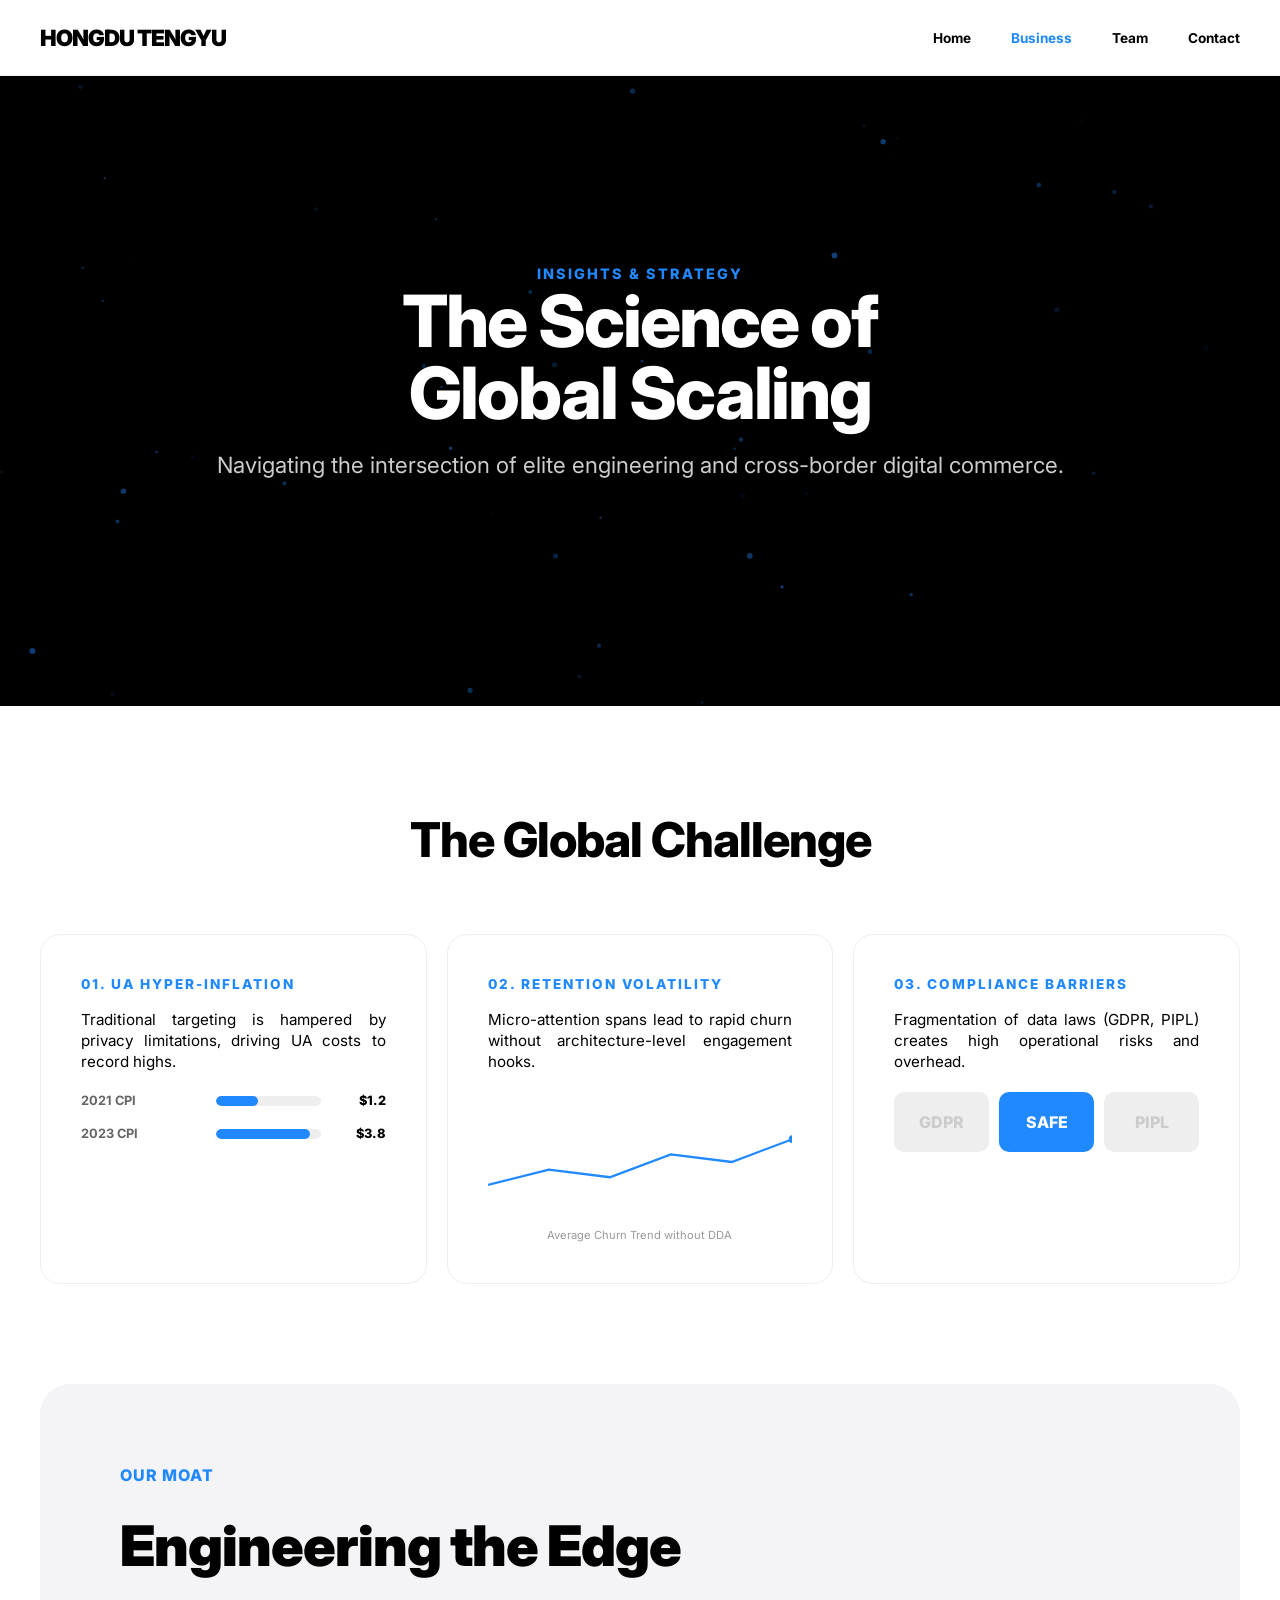
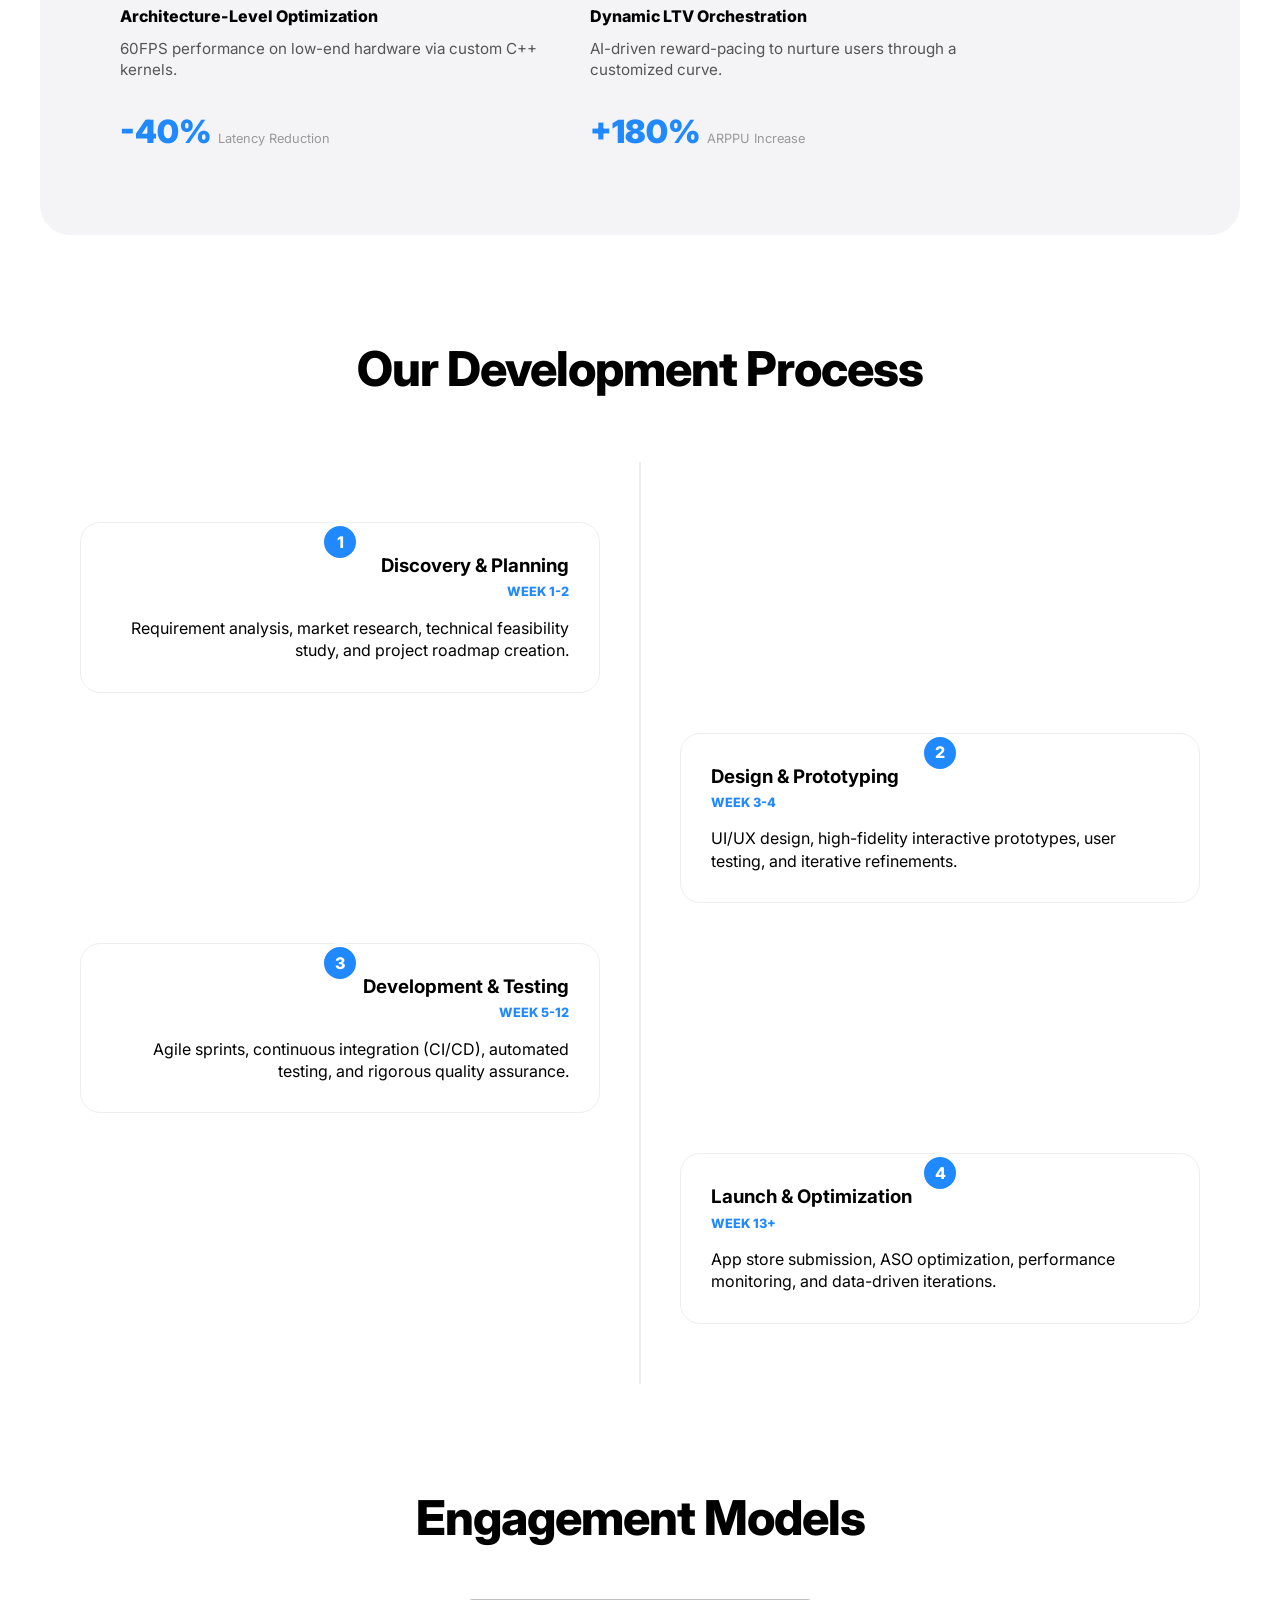
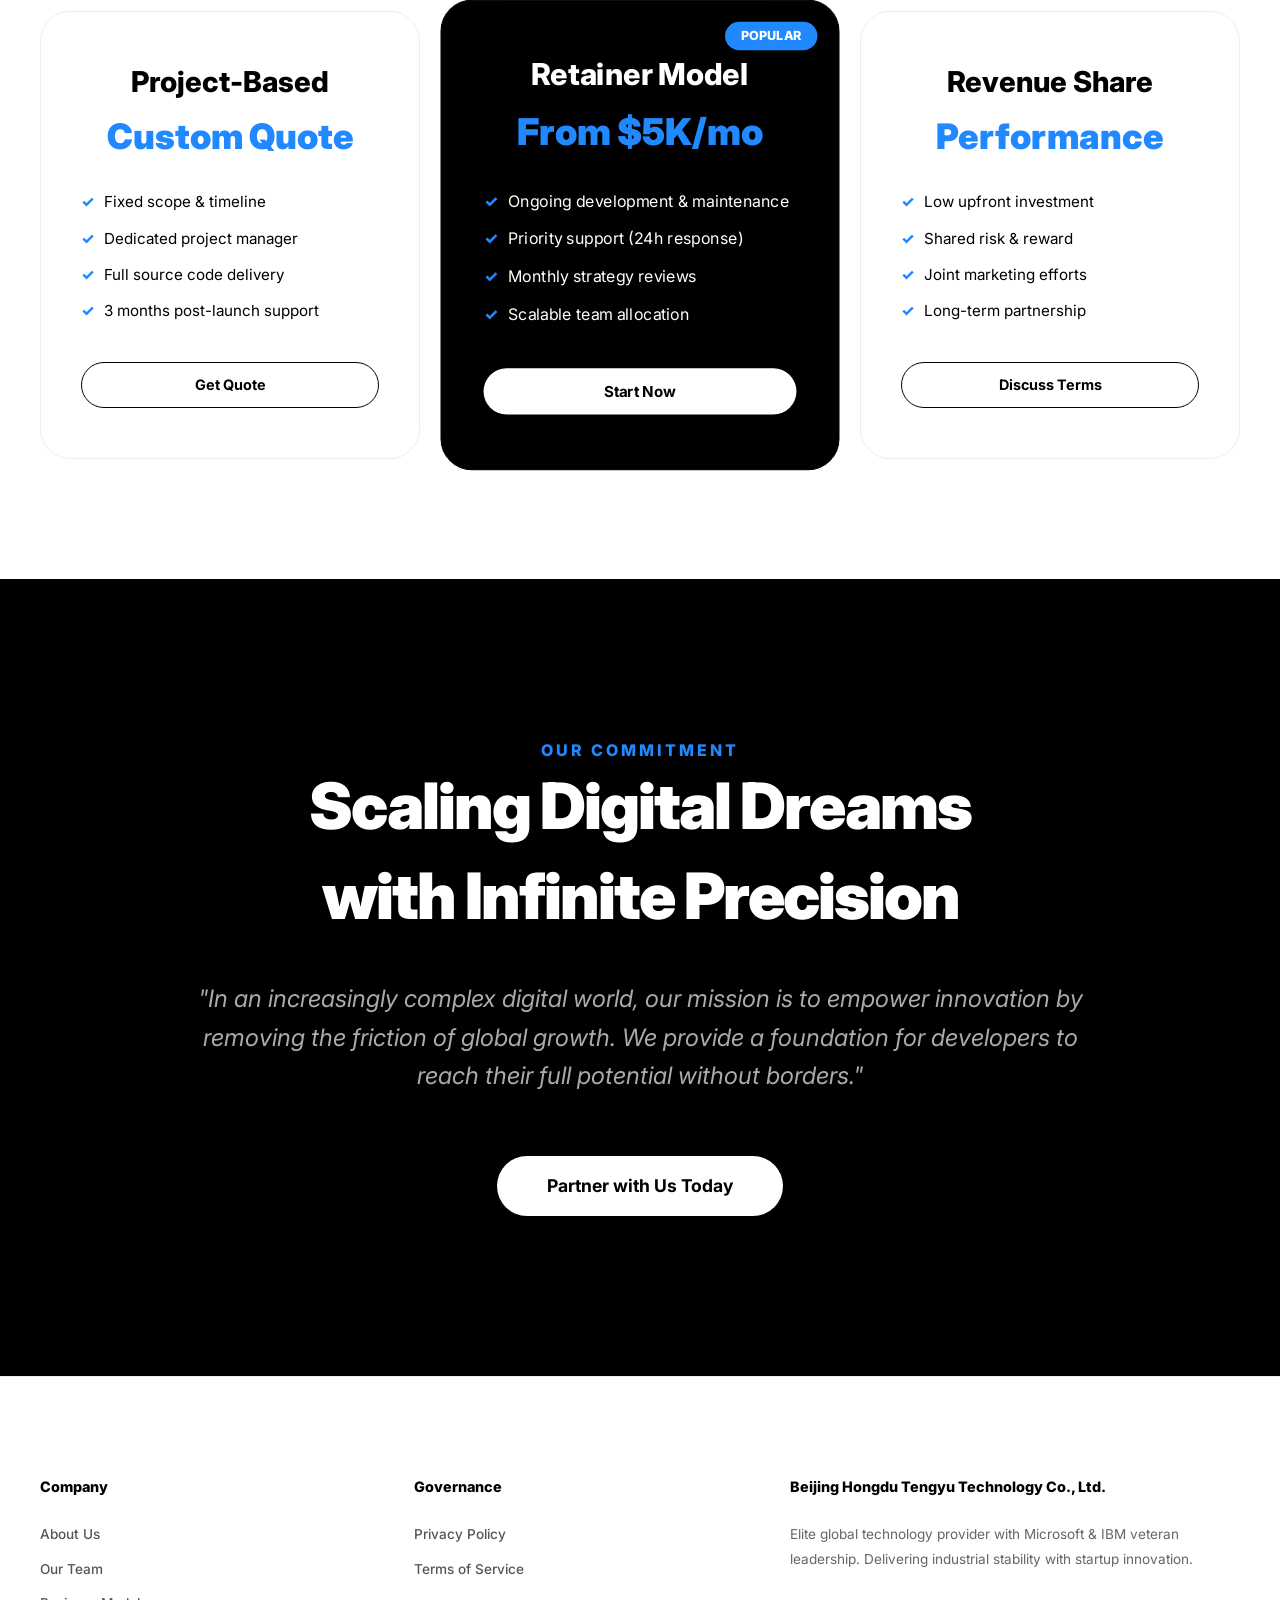
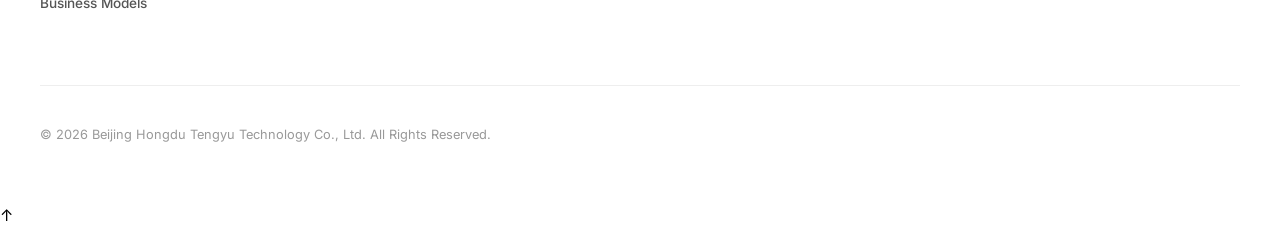
<file: business.html>
<!DOCTYPE html>
<html lang="en">
<head>
    <meta charset="UTF-8">
    <meta name="viewport" content="width=device-width, initial-scale=1.0">
    <title>Business | Hongdu Tengyu - Global Strategy & Methodology</title>
    <meta name="description" content="Deep dive into our R&D philosophy, monetization matrix, and industry insights at Beijing Hongdu Tengyu Technology Co., Ltd.">
    <link rel="stylesheet" href="css/style.css">
    <link rel="preconnect" href="https://fonts.googleapis.com">
    <link rel="preconnect" href="https://fonts.gstatic.com" crossorigin>
    <link href="https://fonts.googleapis.com/css2?family=Inter:wght@400;600;800;900&display=swap" rel="stylesheet">
    <style>
        .vision-section { background: var(--samsung-black); color: white; padding: 160px 20px; text-align: center; }
        .vision-content { max-width: 900px; margin: 0 auto; }
        .vision-content h2 { font-size: 4rem; font-weight: 900; margin-bottom: 40px; letter-spacing: -2px; }
        .vision-content p { font-size: 1.5rem; color: #aaa; line-height: 1.6; font-style: italic; }
        .challenge-card { border: 1px solid #eee; padding: 40px; border-radius: 20px; background: white; }
        .challenge-card h4 { color: var(--samsung-blue); text-transform: uppercase; font-size: 0.85rem; letter-spacing: 2px; margin-bottom: 15px; font-weight: 800; }

        /* Chart Styling for Business Page */
        .analytics-block { margin-top: 40px; padding: 30px; background: #fafafa; border-radius: 20px; }
        .stat-bar-group { display: flex; flex-direction: column; gap: 15px; margin-top: 20px; }
        .stat-bar-container { display: flex; align-items: center; gap: 15px; }
        .stat-bar-label { width: 120px; font-size: 0.8rem; font-weight: 700; color: #666; }
        .stat-bar-bg { flex: 1; height: 10px; background: #eee; border-radius: 5px; overflow: hidden; }
        .stat-bar-fill { height: 100%; background: var(--samsung-blue); border-radius: 5px; transition: width 1.5s cubic-bezier(0.25, 1, 0.5, 1); }
        .stat-bar-val { width: 50px; font-size: 0.8rem; font-weight: 800; color: var(--samsung-black); text-align: right; }

        .line-chart-svg { width: 100%; height: 100px; margin-top: 20px; }
        .dot { fill: var(--samsung-blue); }
        .line { stroke: var(--samsung-blue); stroke-width: 3; fill: none; stroke-dasharray: 500; stroke-dashoffset: 500; transition: stroke-dashoffset 2s ease-in-out; }
        .reveal.active .line { stroke-dashoffset: 0; }

        /* Timeline & Pricing Styling */
        .timeline { position: relative; max-width: 1200px; margin: 50px auto; padding: 40px 0; }
        .timeline::before { content: ''; position: absolute; top: 0; left: 50%; width: 2px; height: 100%; background: #eee; transform: translateX(-50%); }
        .timeline-item { position: relative; width: 50%; padding: 20px 40px; box-sizing: border-box; }
        .timeline-item:nth-child(odd) { left: 0; text-align: right; }
        .timeline-item:nth-child(even) { left: 50%; text-align: left; }
        .timeline-marker { position: absolute; top: 20px; left: 50%; width: 40px; height: 40px; background: var(--samsung-blue); color: white; border-radius: 50%; display: flex; align-items: center; justify-content: center; font-weight: 800; transform: translateX(-50%); z-index: 10; border: 4px solid white; }
        .timeline-content { background: white; padding: 30px; border-radius: 20px; border: 1px solid #eee; transition: var(--transition-samsung); }
        .timeline-item:hover .timeline-content { transform: scale(1.02); border-color: var(--samsung-blue); }

        .pricing-grid { display: grid; grid-template-columns: repeat(3, 1fr); gap: 30px; margin-top: 50px; }
        .pricing-card { background: white; padding: 50px 40px; border-radius: 30px; border: 1px solid #eee; text-align: center; position: relative; transition: var(--transition-samsung); }
        .pricing-card.featured { background: var(--samsung-black); color: white; border-color: var(--samsung-black); transform: scale(1.05); z-index: 2; }
        .pricing-card h3 { font-size: 1.8rem; font-weight: 800; margin-bottom: 10px; }
        .price { font-size: 2.2rem; font-weight: 900; color: var(--samsung-blue); margin-bottom: 30px; }
        .pricing-card.featured .price { color: var(--samsung-blue); }
        .pricing-card ul { list-style: none; padding: 0; margin-bottom: 40px; text-align: left; }
        .pricing-card li { margin-bottom: 15px; font-size: 0.95rem; display: flex; align-items: center; gap: 10px; }
        .pricing-card li::before { content: '✓'; color: var(--samsung-blue); font-weight: 800; }
        .badge { position: absolute; top: 20px; right: 20px; background: var(--samsung-blue); color: white; padding: 5px 15px; border-radius: 20px; font-size: 0.75rem; font-weight: 800; text-transform: uppercase; }

        @media (max-width: 992px) {
            .pricing-grid { grid-template-columns: 1fr; }
            .pricing-card.featured { transform: scale(1); }
            .timeline::before { left: 40px; }
            .timeline-item { width: 100%; left: 0 !important; text-align: left !important; padding-left: 80px; }
            .timeline-marker { left: 40px; }
        }
    </style>
</head>
<body>
    <header>
        <nav>
            <div class="logo">
                <a href="index.html">Hongdu Tengyu</a>
            </div>
            <ul class="nav-links">
                <li><a href="index.html">Home</a></li>
                <li><a href="business.html" class="active">Business</a></li>
                <li><a href="team.html">Team</a></li>
                <li><a href="contact.html">Contact</a></li>
            </ul>
        </nav>
    </header>

    <main>
        <!-- Hero Section -->
        <section class="hero" style="height: 70vh;">
            <div class="hero-content">
                <span class="reveal" style="font-size: 0.9rem; font-weight: 800; color: var(--samsung-blue); letter-spacing: 2px; text-transform: uppercase;">Insights & Strategy</span>
                <h1 class="reveal">The Science of <br>Global Scaling</h1>
                <p class="reveal">Navigating the intersection of elite engineering and cross-border digital commerce.</p>
            </div>
        </section>

        <!-- The Challenge Section -->
        <section class="product-section">
            <h2 class="section-title">The Global Challenge</h2>
            <div class="samsung-grid" style="grid-template-columns: repeat(3, 1fr);">
                <div class="challenge-card reveal">
                    <h4>01. UA Hyper-Inflation</h4>
                    <p style="text-align: justify; font-size: 0.95rem; margin-bottom: 20px;">Traditional targeting is hampered by privacy limitations, driving UA costs to record highs.</p>
                    <div class="stat-bar-group">
                        <div class="stat-bar-container">
                            <span class="stat-bar-label">2021 CPI</span>
                            <div class="stat-bar-bg"><div class="stat-bar-fill" style="width: 40%;"></div></div>
                            <span class="stat-bar-val">$1.2</span>
                        </div>
                        <div class="stat-bar-container">
                            <span class="stat-bar-label">2023 CPI</span>
                            <div class="stat-bar-bg"><div class="stat-bar-fill" style="width: 90%;"></div></div>
                            <span class="stat-bar-val">$3.8</span>
                        </div>
                    </div>
                </div>
                <div class="challenge-card reveal">
                    <h4>02. Retention Volatility</h4>
                    <p style="text-align: justify; font-size: 0.95rem; margin-bottom: 20px;">Micro-attention spans lead to rapid churn without architecture-level engagement hooks.</p>
                    <svg class="line-chart-svg" viewBox="0 0 400 100">
                        <path class="line" d="M0,80 L80,60 L160,70 L240,40 L320,50 L400,20" />
                        <circle class="dot" cx="400" cy="20" r="5" />
                    </svg>
                    <p style="font-size: 0.7rem; color: #999; margin-top: 10px; text-align: center;">Average Churn Trend without DDA</p>
                </div>
                <div class="challenge-card reveal">
                    <h4>03. Compliance Barriers</h4>
                    <p style="text-align: justify; font-size: 0.95rem; margin-bottom: 20px;">Fragmentation of data laws (GDPR, PIPL) creates high operational risks and overhead.</p>
                    <div style="display: flex; gap: 10px; margin-top: 15px;">
                        <div style="flex: 1; height: 60px; background: #eee; border-radius: 10px; display: flex; align-items: center; justify-content: center; font-weight: 800; color: #ccc;">GDPR</div>
                        <div style="flex: 1; height: 60px; background: var(--samsung-blue); border-radius: 10px; display: flex; align-items: center; justify-content: center; font-weight: 800; color: white;">SAFE</div>
                        <div style="flex: 1; height: 60px; background: #eee; border-radius: 10px; display: flex; align-items: center; justify-content: center; font-weight: 800; color: #ccc;">PIPL</div>
                    </div>
                </div>
            </div>
        </section>

        <!-- Our Edge Section -->
        <section class="product-section" style="margin-top: 100px;">
            <div class="samsung-block reveal" style="background: var(--samsung-gray-bg); padding: 80px;">
                <div style="max-width: 900px;">
                    <span style="color: var(--samsung-blue); font-weight: 800; letter-spacing: 1px;">OUR MOAT</span>
                    <h2 style="font-size: 3.5rem; font-weight: 900; margin: 20px 0; letter-spacing: -1px;">Engineering the Edge</h2>

                    <div class="samsung-grid" style="grid-template-columns: repeat(2, 1fr); gap: 40px; text-align: left;">
                        <div>
                            <h4 style="font-weight: 800; margin-bottom: 10px;">Architecture-Level Optimization</h4>
                            <p style="font-size: 0.95rem; color: #555;">60FPS performance on low-end hardware via custom C++ kernels.</p>
                            <div style="margin-top: 15px; font-size: 2rem; font-weight: 900; color: var(--samsung-blue);">-40% <span style="font-size: 0.8rem; color: #999; font-weight: 400;">Latency Reduction</span></div>
                        </div>
                        <div>
                            <h4 style="font-weight: 800; margin-bottom: 10px;">Dynamic LTV Orchestration</h4>
                            <p style="font-size: 0.95rem; color: #555;">AI-driven reward-pacing to nurture users through a customized curve.</p>
                            <div style="margin-top: 15px; font-size: 2rem; font-weight: 900; color: var(--samsung-blue);">+180% <span style="font-size: 0.8rem; color: #999; font-weight: 400;">ARPPU Increase</span></div>
                        </div>
                    </div>
                </div>
            </div>
        </section>

        <!-- Development Process Timeline -->
        <section class="product-section">
            <h2 class="section-title" id="process">Our Development Process</h2>
            <div class="timeline">
                <div class="timeline-item reveal">
                    <div class="timeline-marker">1</div>
                    <div class="timeline-content">
                        <h3>Discovery & Planning</h3>
                        <span style="font-size: 0.8rem; font-weight: 800; color: var(--samsung-blue);">WEEK 1-2</span>
                        <p style="margin-top: 15px;">Requirement analysis, market research, technical feasibility study, and project roadmap creation.</p>
                    </div>
                </div>
                <div class="timeline-item reveal">
                    <div class="timeline-marker">2</div>
                    <div class="timeline-content">
                        <h3>Design & Prototyping</h3>
                        <span style="font-size: 0.8rem; font-weight: 800; color: var(--samsung-blue);">WEEK 3-4</span>
                        <p style="margin-top: 15px;">UI/UX design, high-fidelity interactive prototypes, user testing, and iterative refinements.</p>
                    </div>
                </div>
                <div class="timeline-item reveal">
                    <div class="timeline-marker">3</div>
                    <div class="timeline-content">
                        <h3>Development & Testing</h3>
                        <span style="font-size: 0.8rem; font-weight: 800; color: var(--samsung-blue);">WEEK 5-12</span>
                        <p style="margin-top: 15px;">Agile sprints, continuous integration (CI/CD), automated testing, and rigorous quality assurance.</p>
                    </div>
                </div>
                <div class="timeline-item reveal">
                    <div class="timeline-marker">4</div>
                    <div class="timeline-content">
                        <h3>Launch & Optimization</h3>
                        <span style="font-size: 0.8rem; font-weight: 800; color: var(--samsung-blue);">WEEK 13+</span>
                        <p style="margin-top: 15px;">App store submission, ASO optimization, performance monitoring, and data-driven iterations.</p>
                    </div>
                </div>
            </div>
        </section>

        <!-- Pricing / Engagement Models -->
        <section class="product-section" style="padding-bottom: 120px;">
            <h2 class="section-title" id="pricing">Engagement Models</h2>
            <div class="pricing-grid">
                <div class="pricing-card reveal">
                    <h3>Project-Based</h3>
                    <p class="price">Custom Quote</p>
                    <ul>
                        <li>Fixed scope & timeline</li>
                        <li>Dedicated project manager</li>
                        <li>Full source code delivery</li>
                        <li>3 months post-launch support</li>
                    </ul>
                    <a href="contact.html" class="btn btn-outline" style="border-color: black; color: black; width: 100%;">Get Quote</a>
                </div>
                <div class="pricing-card featured reveal">
                    <div class="badge">Popular</div>
                    <h3>Retainer Model</h3>
                    <p class="price">From $5K/mo</p>
                    <ul>
                        <li>Ongoing development & maintenance</li>
                        <li>Priority support (24h response)</li>
                        <li>Monthly strategy reviews</li>
                        <li>Scalable team allocation</li>
                    </ul>
                    <a href="contact.html" class="btn btn-primary" style="width: 100%;">Start Now</a>
                </div>
                <div class="pricing-card reveal">
                    <h3>Revenue Share</h3>
                    <p class="price">Performance</p>
                    <ul>
                        <li>Low upfront investment</li>
                        <li>Shared risk & reward</li>
                        <li>Joint marketing efforts</li>
                        <li>Long-term partnership</li>
                    </ul>
                    <a href="contact.html" class="btn btn-outline" style="border-color: black; color: black; width: 100%;">Discuss Terms</a>
                </div>
            </div>
        </section>

        <!-- Visionary Closing -->
        <section class="vision-section">
            <div class="vision-content reveal">
                <span style="color: var(--samsung-blue); font-weight: 800; letter-spacing: 3px; text-transform: uppercase;">Our Commitment</span>
                <h2>Scaling Digital Dreams <br>with Infinite Precision</h2>
                <p>"In an increasingly complex digital world, our mission is to empower innovation by removing the friction of global growth. We provide a foundation for developers to reach their full potential without borders."</p>
                <div style="margin-top: 60px;">
                    <a href="contact.html" class="btn btn-primary" style="padding: 18px 50px; font-size: 1.1rem;">Partner with Us Today</a>
                </div>
            </div>
        </section>
    </main>

    <footer>
        <div class="footer-content">
            <div class="footer-top">
                <div class="footer-col">
                    <h5>Company</h5>
                    <ul>
                        <li><a href="index.html">About Us</a></li>
                        <li><a href="team.html">Our Team</a></li>
                        <li><a href="business.html">Business Models</a></li>
                    </ul>
                </div>
                <div class="footer-col">
                    <h5>Governance</h5>
                    <ul>
                        <li><a href="privacy.html">Privacy Policy</a></li>
                        <li><a href="terms.html">Terms of Service</a></li>
                    </ul>
                </div>
                <div class="footer-col" style="max-width: 450px;">
                    <h5>Beijing Hongdu Tengyu Technology Co., Ltd.</h5>
                    <p style="font-size: 0.85rem; color: #666; line-height: 1.8;">Elite global technology provider with Microsoft & IBM veteran leadership. Delivering industrial stability with startup innovation.</p>
                </div>
            </div>
            <div class="footer-bottom">
                <p>&copy; <span id="current-year"></span> Beijing Hongdu Tengyu Technology Co., Ltd. All Rights Reserved.</p>
            </div>
        </div>
    </footer>
    <script src="js/script.js" defer></script>
    <script>document.getElementById('current-year').textContent = new Date().getFullYear();</script>
</body>
</html>
</file>
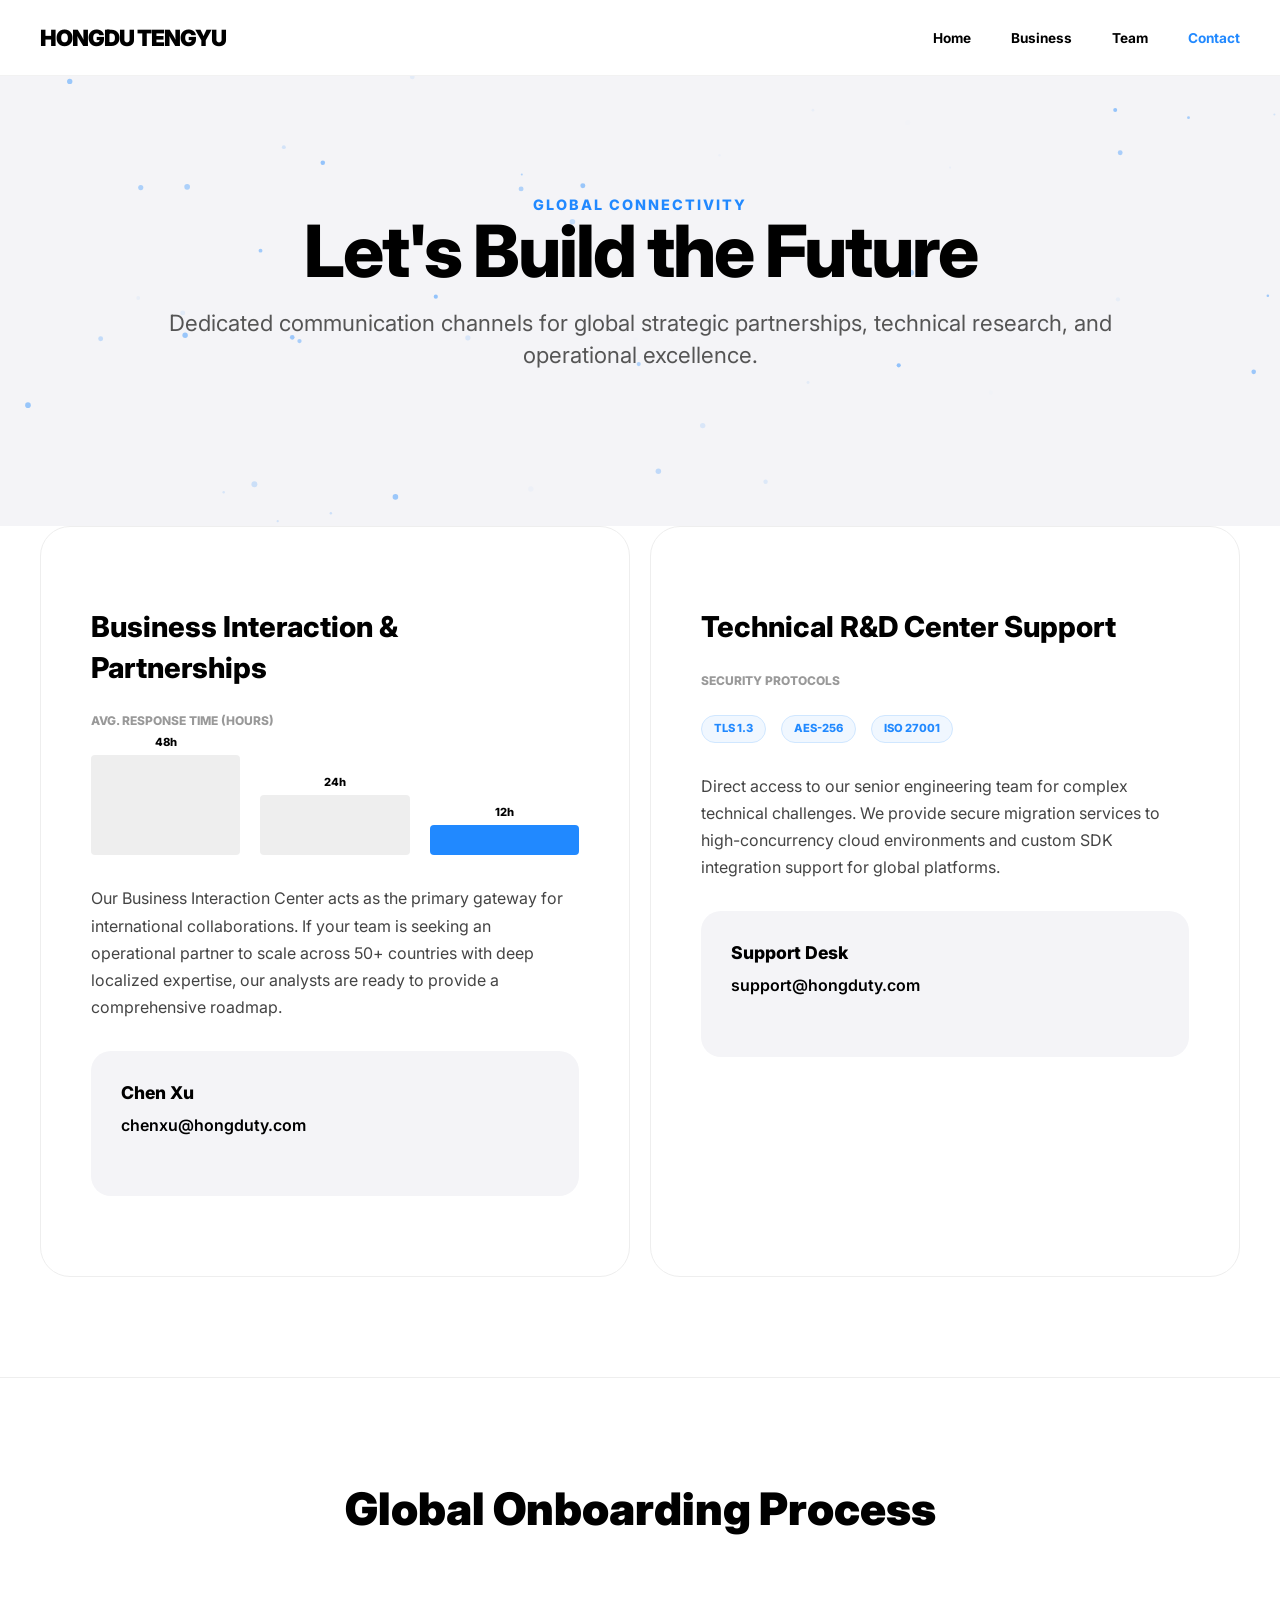
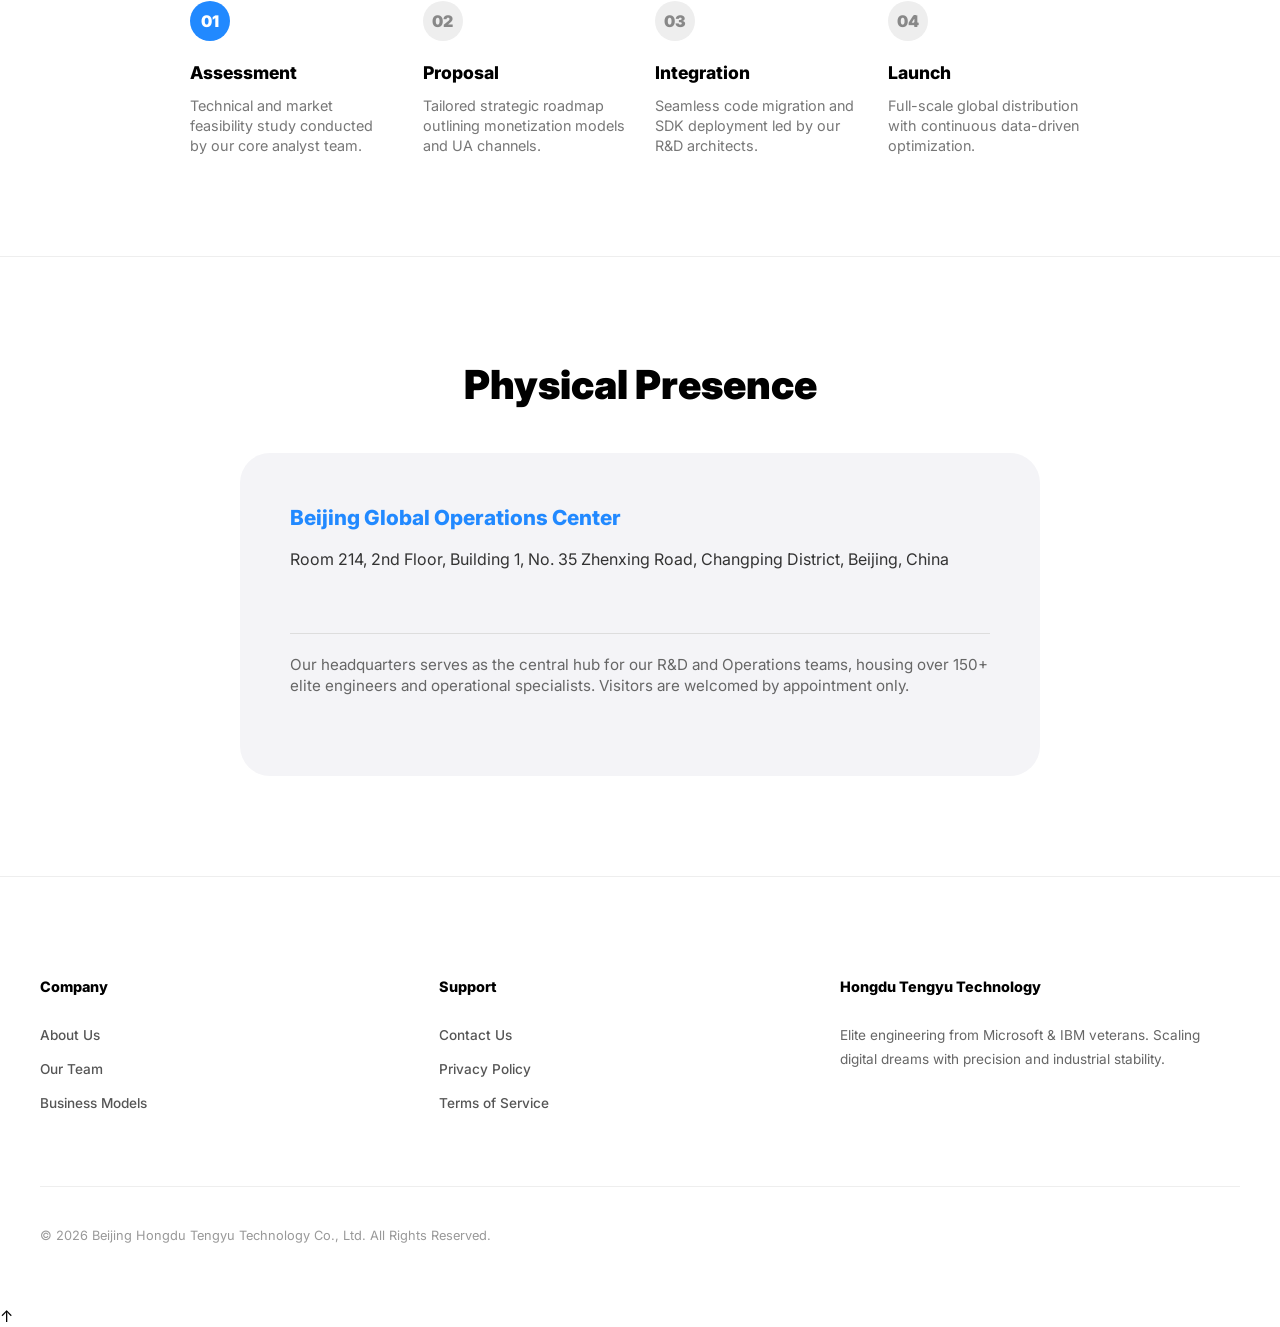
<file: contact.html>
<!DOCTYPE html>
<html lang="en">
<head>
    <meta charset="UTF-8">
    <meta name="viewport" content="width=device-width, initial-scale=1.0">
    <title>Contact | Hongdu Tengyu - Professional Support & Strategic Inquiries</title>
    <meta name="description" content="Get in touch with Beijing Hongdu Tengyu Technology Co., Ltd. for professional business cooperation, technical support, and global operations management.">
    <link rel="stylesheet" href="css/style.css">
    <link rel="preconnect" href="https://fonts.googleapis.com">
    <link rel="preconnect" href="https://fonts.gstatic.com" crossorigin>
    <link href="https://fonts.googleapis.com/css2?family=Inter:wght@400;600;800;900&display=swap" rel="stylesheet">
    <style>
        /* Contact Specific Charts */
        .response-timer { display: flex; align-items: flex-end; gap: 20px; height: 100px; margin-top: 25px; }
        .timer-bar { flex: 1; background: #eee; border-radius: 4px; position: relative; }
        .timer-bar.active { background: var(--samsung-blue); }
        .timer-bar::after { content: attr(data-time); position: absolute; top: -20px; left: 50%; transform: translateX(-50%); font-size: 0.7rem; font-weight: 800; }

        .security-badge-group { display: flex; gap: 15px; margin-top: 25px; }
        .badge-mini { padding: 5px 12px; background: #f0f7ff; color: var(--samsung-blue); border-radius: 20px; font-size: 0.7rem; font-weight: 800; border: 1px solid #d0e7ff; }
    </style>
</head>
<body>
    <header>
        <nav>
            <div class="logo">
                <a href="index.html">Hongdu Tengyu</a>
            </div>
            <ul class="nav-links">
                <li><a href="index.html">Home</a></li>
                <li><a href="business.html">Business</a></li>
                <li><a href="team.html">Team</a></li>
                <li><a href="contact.html" class="active">Contact</a></li>
            </ul>
        </nav>
    </header>

    <main>
        <!-- Hero Section -->
        <section class="hero" style="height: 50vh; background: var(--samsung-gray-bg); color: var(--samsung-black);">
            <div class="hero-content">
                <span class="reveal" style="font-size: 0.9rem; font-weight: 800; color: var(--samsung-blue); letter-spacing: 2px; text-transform: uppercase;">Global Connectivity</span>
                <h1 class="reveal" style="color: var(--samsung-black);">Let's Build the Future</h1>
                <p class="reveal" style="color: var(--samsung-gray-text);">Dedicated communication channels for global strategic partnerships, technical research, and operational excellence.</p>
            </div>
        </section>

        <!-- Contact Grid -->
        <section class="product-section">
            <div class="samsung-grid">
                <div class="samsung-block reveal" style="background: white; border: 1px solid #eee;">
                    <div>
                        <h3 style="font-size: 1.8rem; font-weight: 800; margin-bottom: 20px;">Business Interaction & Partnerships</h3>

                        <!-- Response Time Chart -->
                        <div style="margin-bottom: 30px;">
                            <span style="font-size: 0.75rem; font-weight: 800; color: #999;">AVG. RESPONSE TIME (HOURS)</span>
                            <div class="response-timer">
                                <div class="timer-bar" style="height: 100%;" data-time="48h"></div>
                                <div class="timer-bar" style="height: 60%;" data-time="24h"></div>
                                <div class="timer-bar active" style="height: 30%;" data-time="12h"></div>
                            </div>
                        </div>

                        <p style="font-size: 1rem; line-height: 1.7; color: #444;">Our Business Interaction Center acts as the primary gateway for international collaborations. If your team is seeking an operational partner to scale across 50+ countries with deep localized expertise, our analysts are ready to provide a comprehensive roadmap.</p>
                        <div style="margin-top: 30px; padding: 30px; background: var(--samsung-gray-bg); border-radius: 20px;">
                            <p style="font-weight: 800; margin-bottom: 8px; color: var(--samsung-black); font-size: 1.1rem;">Chen Xu</p>
                            <p style="font-size: 1rem; color: var(--samsung-black); font-weight: 600;"><a href="mailto:chenxu@hongduty.com" style="text-decoration: none; color: inherit;">chenxu@hongduty.com</a></p>
                        </div>
                    </div>
                </div>

                <div class="samsung-block reveal" style="background: white; border: 1px solid #eee;">
                    <div>
                        <h3 style="font-size: 1.8rem; font-weight: 800; margin-bottom: 20px;">Technical R&D Center Support</h3>

                        <!-- Security Badges mini-chart -->
                        <div style="margin-bottom: 30px;">
                             <span style="font-size: 0.75rem; font-weight: 800; color: #999;">SECURITY PROTOCOLS</span>
                             <div class="security-badge-group">
                                 <span class="badge-mini">TLS 1.3</span>
                                 <span class="badge-mini">AES-256</span>
                                 <span class="badge-mini">ISO 27001</span>
                             </div>
                        </div>

                        <p style="font-size: 1rem; line-height: 1.7; color: #444;">Direct access to our senior engineering team for complex technical challenges. We provide secure migration services to high-concurrency cloud environments and custom SDK integration support for global platforms.</p>
                        <div style="margin-top: 30px; padding: 30px; background: var(--samsung-gray-bg); border-radius: 20px;">
                            <p style="font-weight: 800; margin-bottom: 8px; color: var(--samsung-black); font-size: 1.1rem;">Support Desk</p>
                            <p style="font-size: 1rem; color: var(--samsung-black); font-weight: 600;"><a href="mailto:support@hongduty.com" style="text-decoration: none; color: inherit;">support@hongduty.com</a></p>
                        </div>
                    </div>
                </div>
            </div>
        </section>

        <!-- Onboarding Process Section -->
        <section class="product-section" style="padding: 100px 0; border-top: 1px solid #eee; margin-top: 100px;">
             <div class="reveal" style="text-align: center; max-width: 900px; margin: 0 auto;">
                 <h2 style="font-size: 2.8rem; font-weight: 900; margin-bottom: 30px;">Global Onboarding Process</h2>
                 <div class="samsung-grid" style="grid-template-columns: repeat(4, 1fr); text-align: left; gap: 30px; margin-top: 60px;">
                      <div class="reveal">
                           <div style="width: 40px; height: 40px; background: var(--samsung-blue); color: white; display: flex; align-items: center; justify-content: center; border-radius: 50%; font-weight: 900; margin-bottom: 20px;">01</div>
                           <h5 style="font-size: 1.1rem; font-weight: 800; margin-bottom: 10px;">Assessment</h5>
                           <p style="font-size: 0.9rem; color: #777;">Technical and market feasibility study conducted by our core analyst team.</p>
                      </div>
                      <div class="reveal">
                           <div style="width: 40px; height: 40px; background: #eee; color: #888; display: flex; align-items: center; justify-content: center; border-radius: 50%; font-weight: 900; margin-bottom: 20px;">02</div>
                           <h5 style="font-size: 1.1rem; font-weight: 800; margin-bottom: 10px;">Proposal</h5>
                           <p style="font-size: 0.9rem; color: #777;">Tailored strategic roadmap outlining monetization models and UA channels.</p>
                      </div>
                      <div class="reveal">
                           <div style="width: 40px; height: 40px; background: #eee; color: #888; display: flex; align-items: center; justify-content: center; border-radius: 50%; font-weight: 900; margin-bottom: 20px;">03</div>
                           <h5 style="font-size: 1.1rem; font-weight: 800; margin-bottom: 10px;">Integration</h5>
                           <p style="font-size: 0.9rem; color: #777;">Seamless code migration and SDK deployment led by our R&D architects.</p>
                      </div>
                      <div class="reveal">
                           <div style="width: 40px; height: 40px; background: #eee; color: #888; display: flex; align-items: center; justify-content: center; border-radius: 50%; font-weight: 900; margin-bottom: 20px;">04</div>
                           <h5 style="font-size: 1.1rem; font-weight: 800; margin-bottom: 10px;">Launch</h5>
                           <p style="font-size: 0.9rem; color: #777;">Full-scale global distribution with continuous data-driven optimization.</p>
                      </div>
                 </div>
             </div>
        </section>

        <!-- Physical Presence -->
        <section class="product-section" style="padding: 100px 0; border-top: 1px solid #eee;">
            <div class="reveal" style="text-align: center;">
                <h2 style="font-size: 2.5rem; font-weight: 900; margin-bottom: 40px;">Physical Presence</h2>
                <div class="samsung-block" style="max-width: 800px; margin: 0 auto; text-align: left; background: var(--samsung-gray-bg); padding: 50px;">
                    <h4 style="font-size: 1.3rem; font-weight: 800; margin-bottom: 15px; color: var(--samsung-blue);">Beijing Global Operations Center</h4>
                    <p style="font-size: 1rem; color: #333; line-height: 1.6;">Room 214, 2nd Floor, Building 1, No. 35 Zhenxing Road, Changping District, Beijing, China</p>
                    <p style="font-size: 0.95rem; color: #666; margin-top: 30px; border-top: 1px solid #ddd; padding-top: 20px;">Our headquarters serves as the central hub for our R&D and Operations teams, housing over 150+ elite engineers and operational specialists. Visitors are welcomed by appointment only.</p>
                </div>
            </div>
        </section>
    </main>

    <footer>
        <div class="footer-content">
            <div class="footer-top">
                <div class="footer-col">
                    <h5>Company</h5>
                    <ul>
                        <li><a href="index.html">About Us</a></li>
                        <li><a href="team.html">Our Team</a></li>
                        <li><a href="business.html">Business Models</a></li>
                    </ul>
                </div>
                <div class="footer-col">
                    <h5>Support</h5>
                    <ul>
                        <li><a href="contact.html">Contact Us</a></li>
                        <li><a href="privacy.html">Privacy Policy</a></li>
                        <li><a href="terms.html">Terms of Service</a></li>
                    </ul>
                </div>
                <div class="footer-col" style="max-width: 400px;">
                    <h5>Hongdu Tengyu Technology</h5>
                    <p style="font-size: 0.85rem; color: #666; line-height: 1.8;">Elite engineering from Microsoft & IBM veterans. Scaling digital dreams with precision and industrial stability.</p>
                </div>
            </div>
            <div class="footer-bottom">
                <p>&copy; <span id="current-year"></span> Beijing Hongdu Tengyu Technology Co., Ltd. All Rights Reserved.</p>
            </div>
        </div>
    </footer>
    <script src="js/script.js" defer></script>
    <script>document.getElementById('current-year').textContent = new Date().getFullYear();</script>
</body>
</html>
</file>
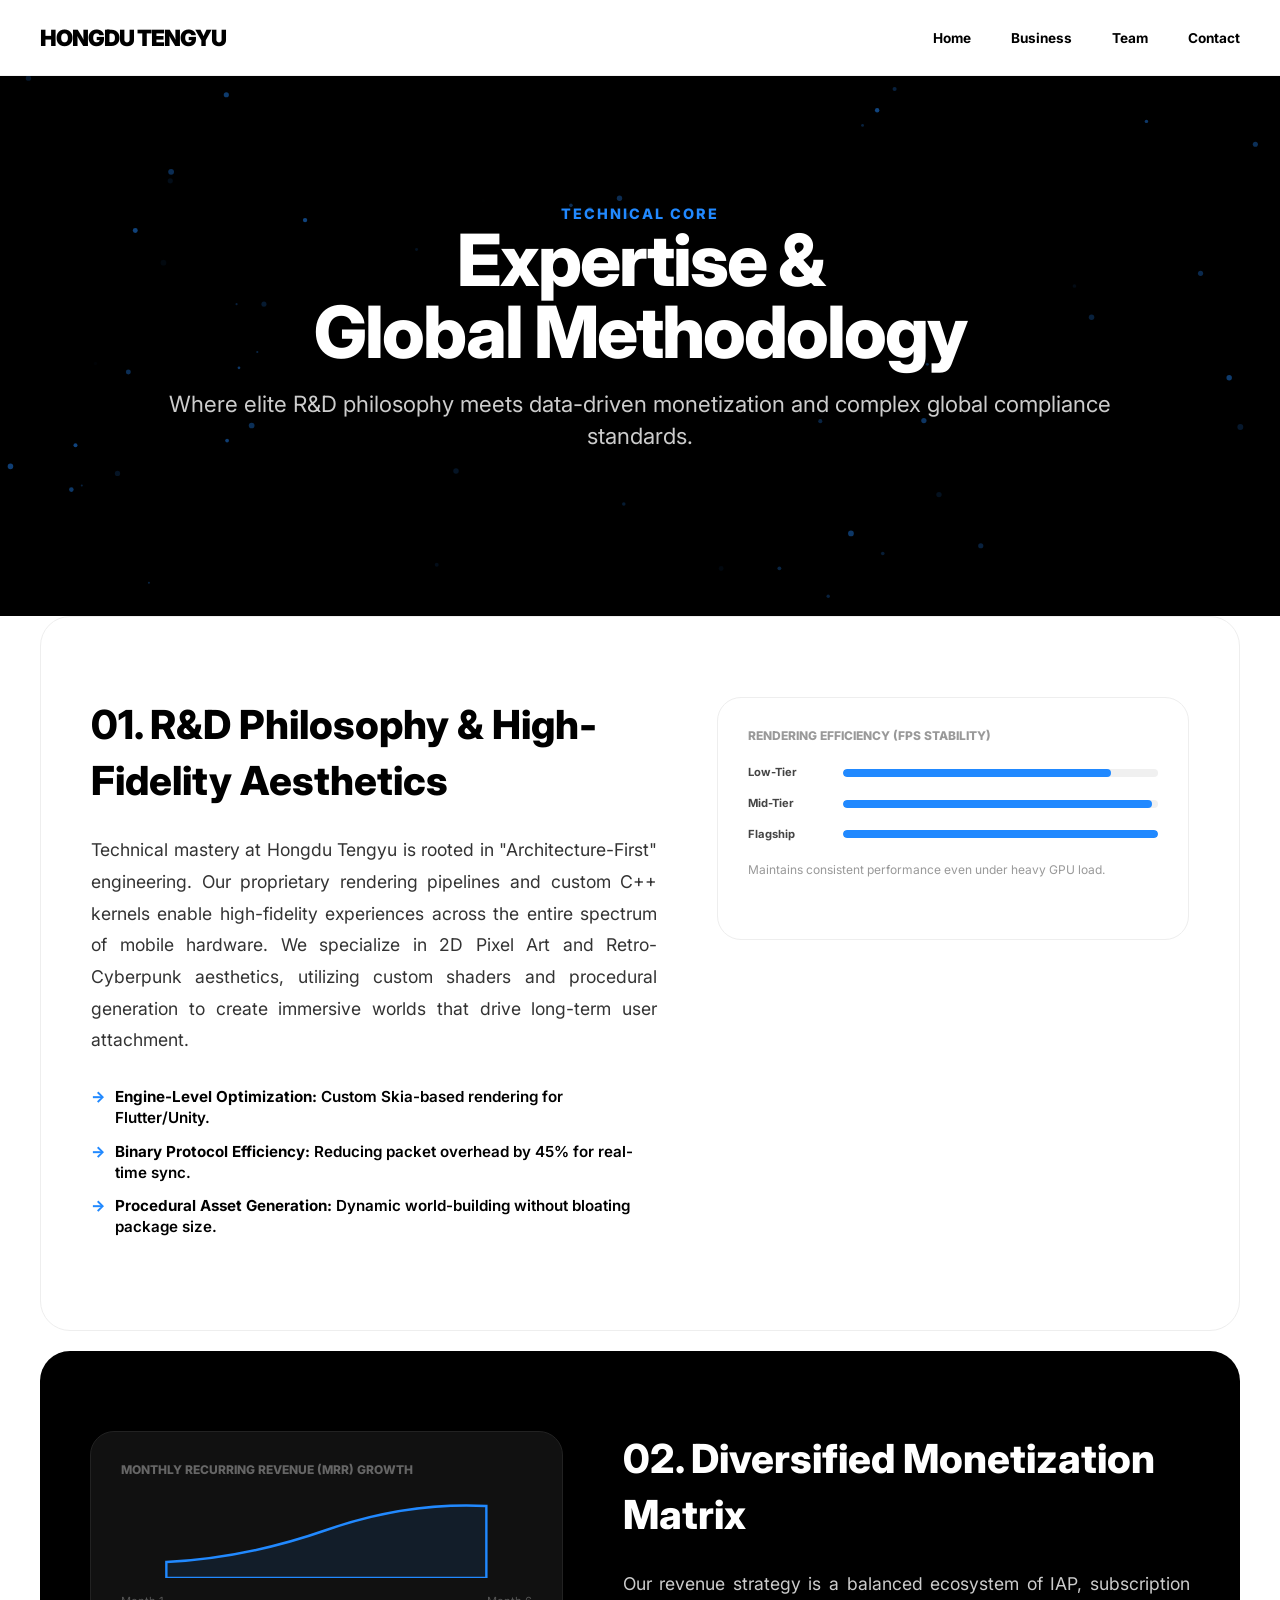
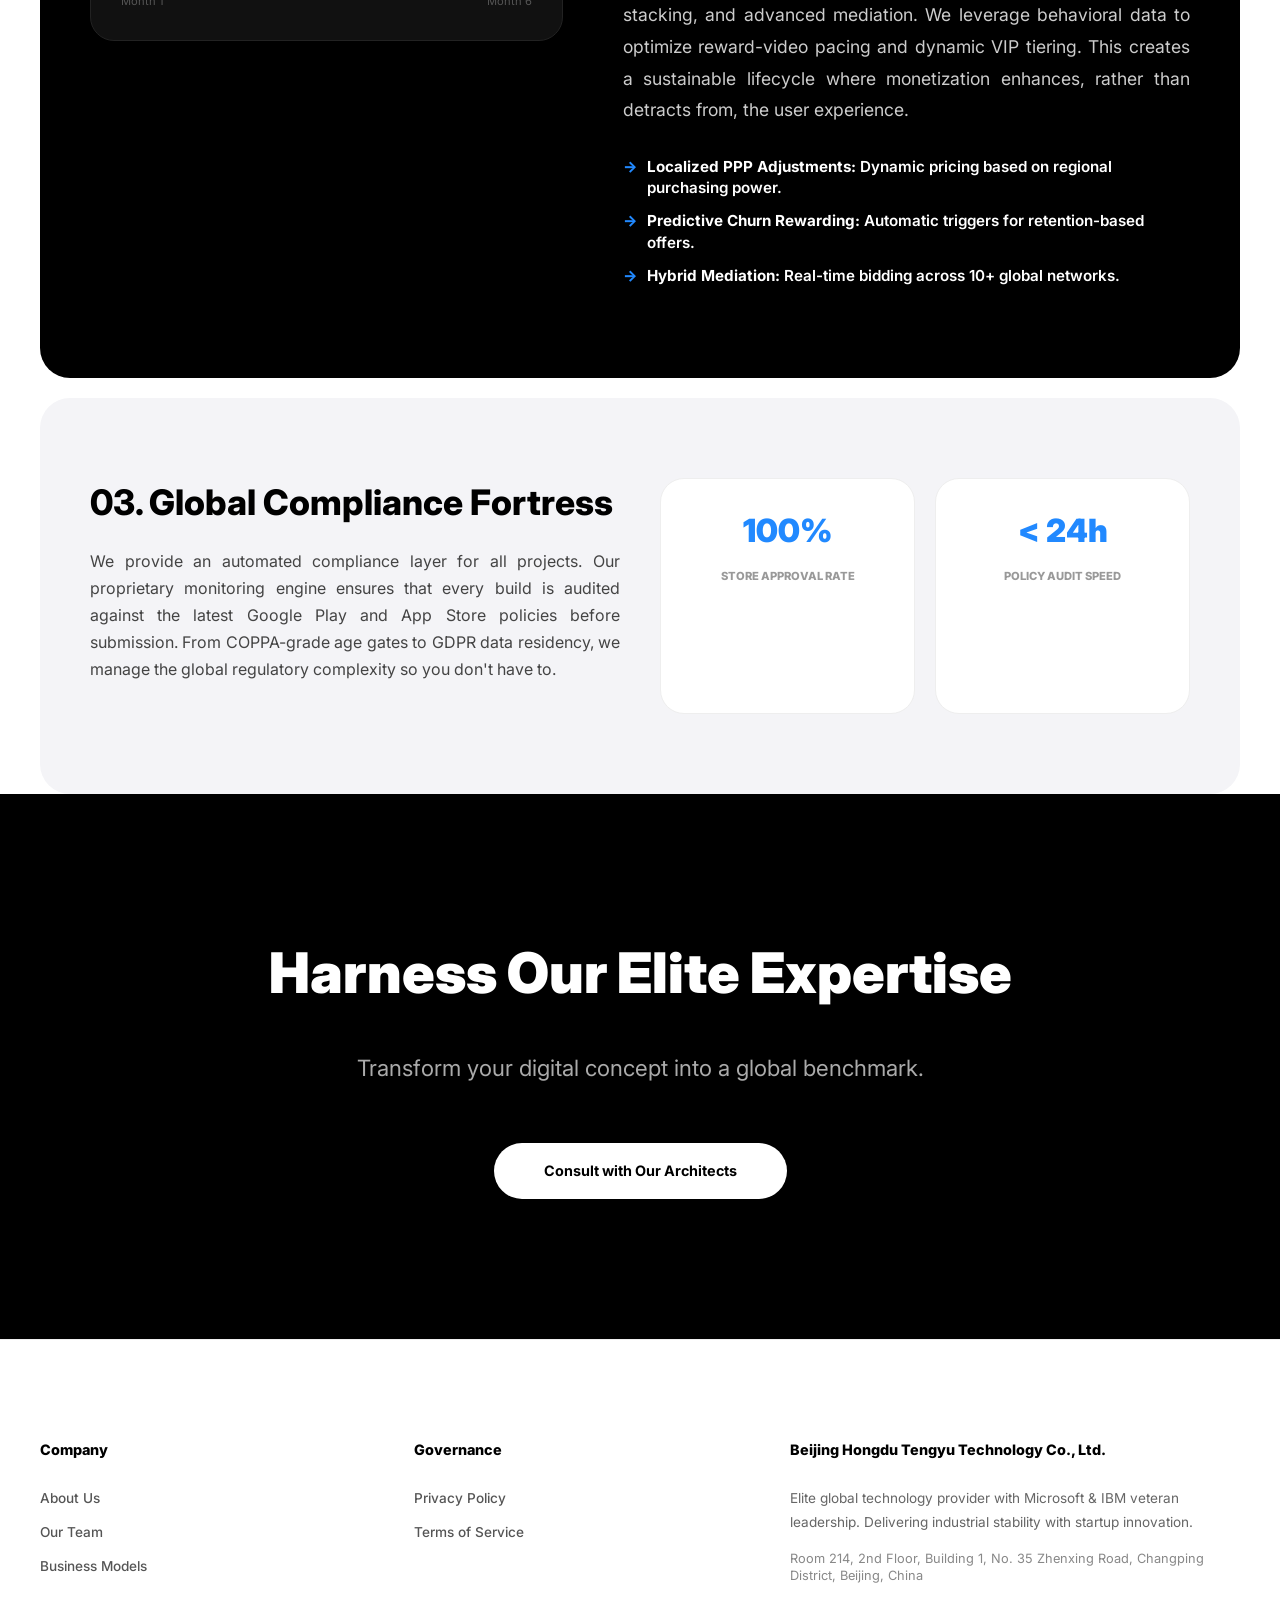
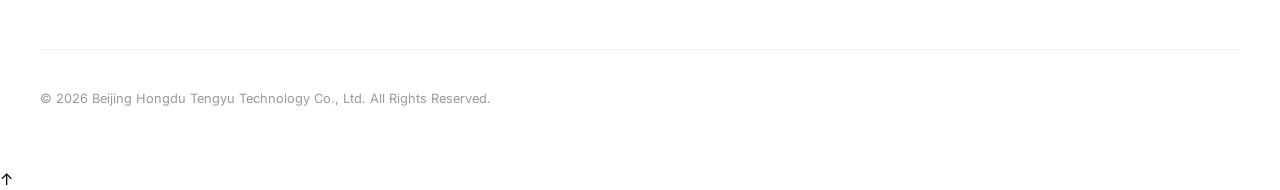
<file: expertise.html>
<!DOCTYPE html>
<html lang="en">
<head>
    <meta charset="UTF-8">
    <meta name="viewport" content="width=device-width, initial-scale=1.0">
    <title>Expertise | Hongdu Tengyu - Elite Tech Methodology & Analytics</title>
    <meta name="description" content="Deep dive into our core R&D philosophy, monetization strategies, global compliance expertise, and high-fidelity project ecosystem at Beijing Hongdu Tengyu Technology Co., Ltd.">
    <link rel="stylesheet" href="css/style.css">
    <link rel="preconnect" href="https://fonts.googleapis.com">
    <link rel="preconnect" href="https://fonts.gstatic.com" crossorigin>
    <link href="https://fonts.googleapis.com/css2?family=Inter:wght@400;600;800;900&display=swap" rel="stylesheet">
    <style>
        .feature-list { margin-top: 25px; list-style: none; padding-left: 0; }
        .feature-list li { font-size: 0.95rem; margin-bottom: 12px; padding-left: 24px; position: relative; color: var(--text-main); font-weight: 600; }
        .feature-list li::before { content: '→'; position: absolute; left: 0; color: var(--samsung-blue); font-weight: 800; }

        /* Specialized Charts for Expertise */
        .analytics-grid { display: grid; grid-template-columns: repeat(2, 1fr); gap: 30px; margin-top: 40px; }
        .chart-box { background: white; padding: 30px; border-radius: 24px; border: 1px solid #eee; }
        .chart-label { font-size: 0.75rem; font-weight: 800; color: #999; text-transform: uppercase; margin-bottom: 20px; display: block; }

        .performance-bars { display: flex; flex-direction: column; gap: 15px; }
        .p-bar-row { display: flex; align-items: center; gap: 15px; }
        .p-bar-name { width: 80px; font-size: 0.7rem; font-weight: 700; color: #444; }
        .p-bar-bg { flex: 1; height: 8px; background: #f0f0f0; border-radius: 4px; overflow: hidden; }
        .p-bar-fill { height: 100%; background: var(--samsung-blue); border-radius: 4px; transition: width 1.5s ease-in-out; }

        .area-chart-svg { width: 100%; height: 80px; }
        .area-path { fill: rgba(33, 137, 255, 0.1); stroke: var(--samsung-blue); stroke-width: 2; }
    </style>
</head>
<body>
    <header>
        <nav>
            <div class="logo">
                <a href="index.html">Hongdu Tengyu</a>
            </div>
            <ul class="nav-links">
                <li><a href="index.html">Home</a></li>
                <li><a href="business.html">Business</a></li>
                <li><a href="team.html">Team</a></li>
                <li><a href="contact.html">Contact</a></li>
            </ul>
        </nav>
    </header>

    <main>
        <!-- Samsung Style Hero -->
        <section class="hero" style="height: 60vh;">
            <div class="hero-content">
                <span class="reveal" style="font-size: 0.9rem; font-weight: 800; color: var(--samsung-blue); letter-spacing: 2px; text-transform: uppercase;">Technical Core</span>
                <h1 class="reveal">Expertise & <br>Global Methodology</h1>
                <p class="reveal">Where elite R&D philosophy meets data-driven monetization and complex global compliance standards.</p>
            </div>
        </section>

        <!-- Module 1: R&D Deep Dive -->
        <section class="product-section">
            <div class="samsung-block reveal" style="background: var(--samsung-white); border: 1px solid #eee;">
                <div class="samsung-grid" style="grid-template-columns: 1.2fr 1fr; align-items: start; gap: 60px;">
                    <div>
                        <h2 style="font-size: 2.5rem; font-weight: 800; margin-bottom: 25px;">01. R&D Philosophy & High-Fidelity Aesthetics</h2>
                        <p style="font-size: 1.1rem; line-height: 1.8; color: #333; text-align: justify;">Technical mastery at Hongdu Tengyu is rooted in "Architecture-First" engineering. Our proprietary rendering pipelines and custom C++ kernels enable high-fidelity experiences across the entire spectrum of mobile hardware. We specialize in 2D Pixel Art and Retro-Cyberpunk aesthetics, utilizing custom shaders and procedural generation to create immersive worlds that drive long-term user attachment.</p>
                        <ul class="feature-list">
                            <li><strong>Engine-Level Optimization:</strong> Custom Skia-based rendering for Flutter/Unity.</li>
                            <li><strong>Binary Protocol Efficiency:</strong> Reducing packet overhead by 45% for real-time sync.</li>
                            <li><strong>Procedural Asset Generation:</strong> Dynamic world-building without bloating package size.</li>
                        </ul>
                    </div>
                    <div class="chart-box">
                        <span class="chart-label">Rendering Efficiency (FPS Stability)</span>
                        <div class="performance-bars">
                            <div class="p-bar-row">
                                <span class="p-bar-name">Low-Tier</span>
                                <div class="p-bar-bg"><div class="p-bar-fill" style="width: 85%;"></div></div>
                            </div>
                            <div class="p-bar-row">
                                <span class="p-bar-name">Mid-Tier</span>
                                <div class="p-bar-bg"><div class="p-bar-fill" style="width: 98%;"></div></div>
                            </div>
                            <div class="p-bar-row">
                                <span class="p-bar-name">Flagship</span>
                                <div class="p-bar-bg"><div class="p-bar-fill" style="width: 100%;"></div></div>
                            </div>
                        </div>
                        <p style="font-size: 0.75rem; color: #999; margin-top: 20px;">Maintains consistent performance even under heavy GPU load.</p>
                    </div>
                </div>
            </div>
        </section>

        <!-- Module 2: Monetization Architecture -->
        <section class="product-section" style="margin-top: 20px;">
            <div class="samsung-block dark reveal">
                <div class="samsung-grid" style="grid-template-columns: 1fr 1.2fr; align-items: start; gap: 60px;">
                    <div class="chart-box" style="background: #111; border-color: #222;">
                        <span class="chart-label" style="color: #666;">Monthly Recurring Revenue (MRR) Growth</span>
                        <svg class="area-chart-svg" viewBox="0 0 400 100">
                            <path class="area-path line" d="M0,80 Q100,75 200,40 T400,10 L400,100 L0,100 Z" style="fill: rgba(33, 137, 255, 0.1); stroke: var(--samsung-blue); stroke-width: 3; stroke-dasharray: 0; stroke-dashoffset: 0;"/>
                        </svg>
                        <div style="display: flex; justify-content: space-between; margin-top: 10px; font-size: 0.7rem; color: #555;">
                            <span>Month 1</span>
                            <span>Month 6</span>
                        </div>
                    </div>
                    <div>
                        <h2 style="font-size: 2.5rem; font-weight: 800; margin-bottom: 25px;">02. Diversified Monetization Matrix</h2>
                        <p style="font-size: 1.1rem; line-height: 1.8; color: #ccc; text-align: justify;">Our revenue strategy is a balanced ecosystem of IAP, subscription stacking, and advanced mediation. We leverage behavioral data to optimize reward-video pacing and dynamic VIP tiering. This creates a sustainable lifecycle where monetization enhances, rather than detracts from, the user experience.</p>
                        <ul class="feature-list" style="color: white;">
                            <li><strong>Localized PPP Adjustments:</strong> Dynamic pricing based on regional purchasing power.</li>
                            <li><strong>Predictive Churn Rewarding:</strong> Automatic triggers for retention-based offers.</li>
                            <li><strong>Hybrid Mediation:</strong> Real-time bidding across 10+ global networks.</li>
                        </ul>
                    </div>
                </div>
            </div>
        </section>

        <!-- Module 3: Compliance & Distribution -->
        <section class="product-section" style="margin-top: 20px;">
            <div class="samsung-block reveal" style="background: var(--samsung-gray-bg);">
                <div class="samsung-grid" style="grid-template-columns: 1fr 1fr; gap: 40px;">
                    <div>
                        <h2 style="font-size: 2.2rem; font-weight: 800; margin-bottom: 20px;">03. Global Compliance Fortress</h2>
                        <p style="font-size: 1rem; line-height: 1.7; color: #444; text-align: justify;">We provide an automated compliance layer for all projects. Our proprietary monitoring engine ensures that every build is audited against the latest Google Play and App Store policies before submission. From COPPA-grade age gates to GDPR data residency, we manage the global regulatory complexity so you don't have to.</p>
                    </div>
                    <div style="display: grid; grid-template-columns: 1fr 1fr; gap: 20px;">
                        <div class="chart-box" style="text-align: center;">
                            <h3 style="font-size: 2rem; font-weight: 900; color: var(--samsung-blue);">100%</h3>
                            <p style="font-size: 0.7rem; font-weight: 800; color: #999;">STORE APPROVAL RATE</p>
                        </div>
                        <div class="chart-box" style="text-align: center;">
                            <h3 style="font-size: 2rem; font-weight: 900; color: var(--samsung-blue);">&lt; 24h</h3>
                            <p style="font-size: 0.7rem; font-weight: 800; color: #999;">POLICY AUDIT SPEED</p>
                        </div>
                    </div>
                </div>
            </div>
        </section>

        <!-- Final Call to Action -->
        <section style="background: var(--samsung-black); color: white; padding: 140px 20px; text-align: center;">
             <div class="business-container reveal">
                 <h2 style="font-size: 3.5rem; font-weight: 900; margin-bottom: 40px;">Harness Our Elite Expertise</h2>
                 <p style="font-size: 1.4rem; color: #aaa; max-width: 800px; margin: 0 auto 60px;">Transform your digital concept into a global benchmark.</p>
                 <a href="contact.html" class="btn btn-primary" style="padding: 18px 50px;">Consult with Our Architects</a>
             </div>
        </section>
    </main>

    <footer>
        <div class="footer-content">
            <div class="footer-top">
                <div class="footer-col">
                    <h5>Company</h5>
                    <ul>
                        <li><a href="index.html">About Us</a></li>
                        <li><a href="team.html">Our Team</a></li>
                        <li><a href="business.html">Business Models</a></li>
                    </ul>
                </div>
                <div class="footer-col">
                    <h5>Governance</h5>
                    <ul>
                        <li><a href="privacy.html">Privacy Policy</a></li>
                        <li><a href="terms.html">Terms of Service</a></li>
                    </ul>
                </div>
                <div class="footer-col" style="max-width: 450px;">
                    <h5>Beijing Hongdu Tengyu Technology Co., Ltd.</h5>
                    <p style="font-size: 0.85rem; color: #666; line-height: 1.8;">Elite global technology provider with Microsoft & IBM veteran leadership. Delivering industrial stability with startup innovation.</p>
                    <p style="font-size: 0.8rem; color: #888; margin-top: 15px;">Room 214, 2nd Floor, Building 1, No. 35 Zhenxing Road, Changping District, Beijing, China</p>
                </div>
            </div>
            <div class="footer-bottom">
                <p>&copy; <span id="current-year"></span> Beijing Hongdu Tengyu Technology Co., Ltd. All Rights Reserved.</p>
            </div>
        </div>
    </footer>
    <script src="js/script.js" defer></script>
    <script>document.getElementById('current-year').textContent = new Date().getFullYear();</script>
</body>
</html>
</file>
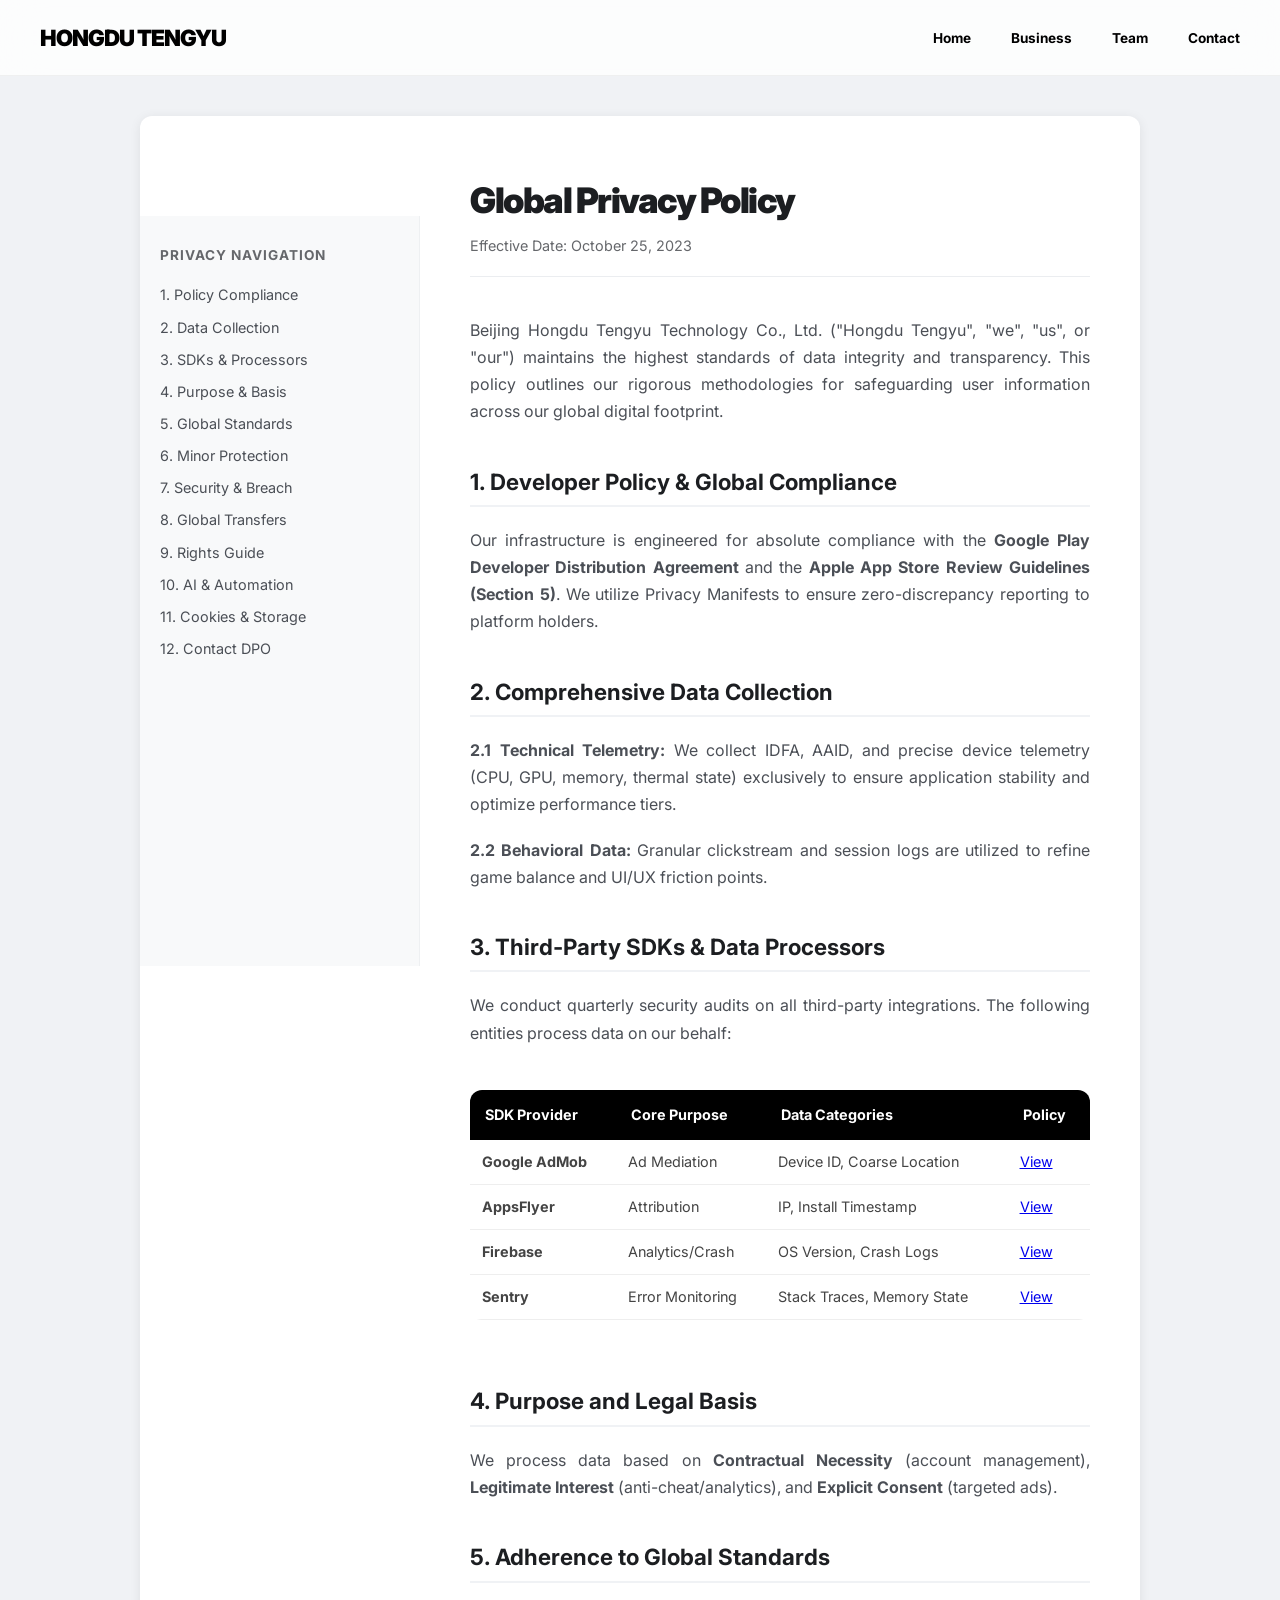
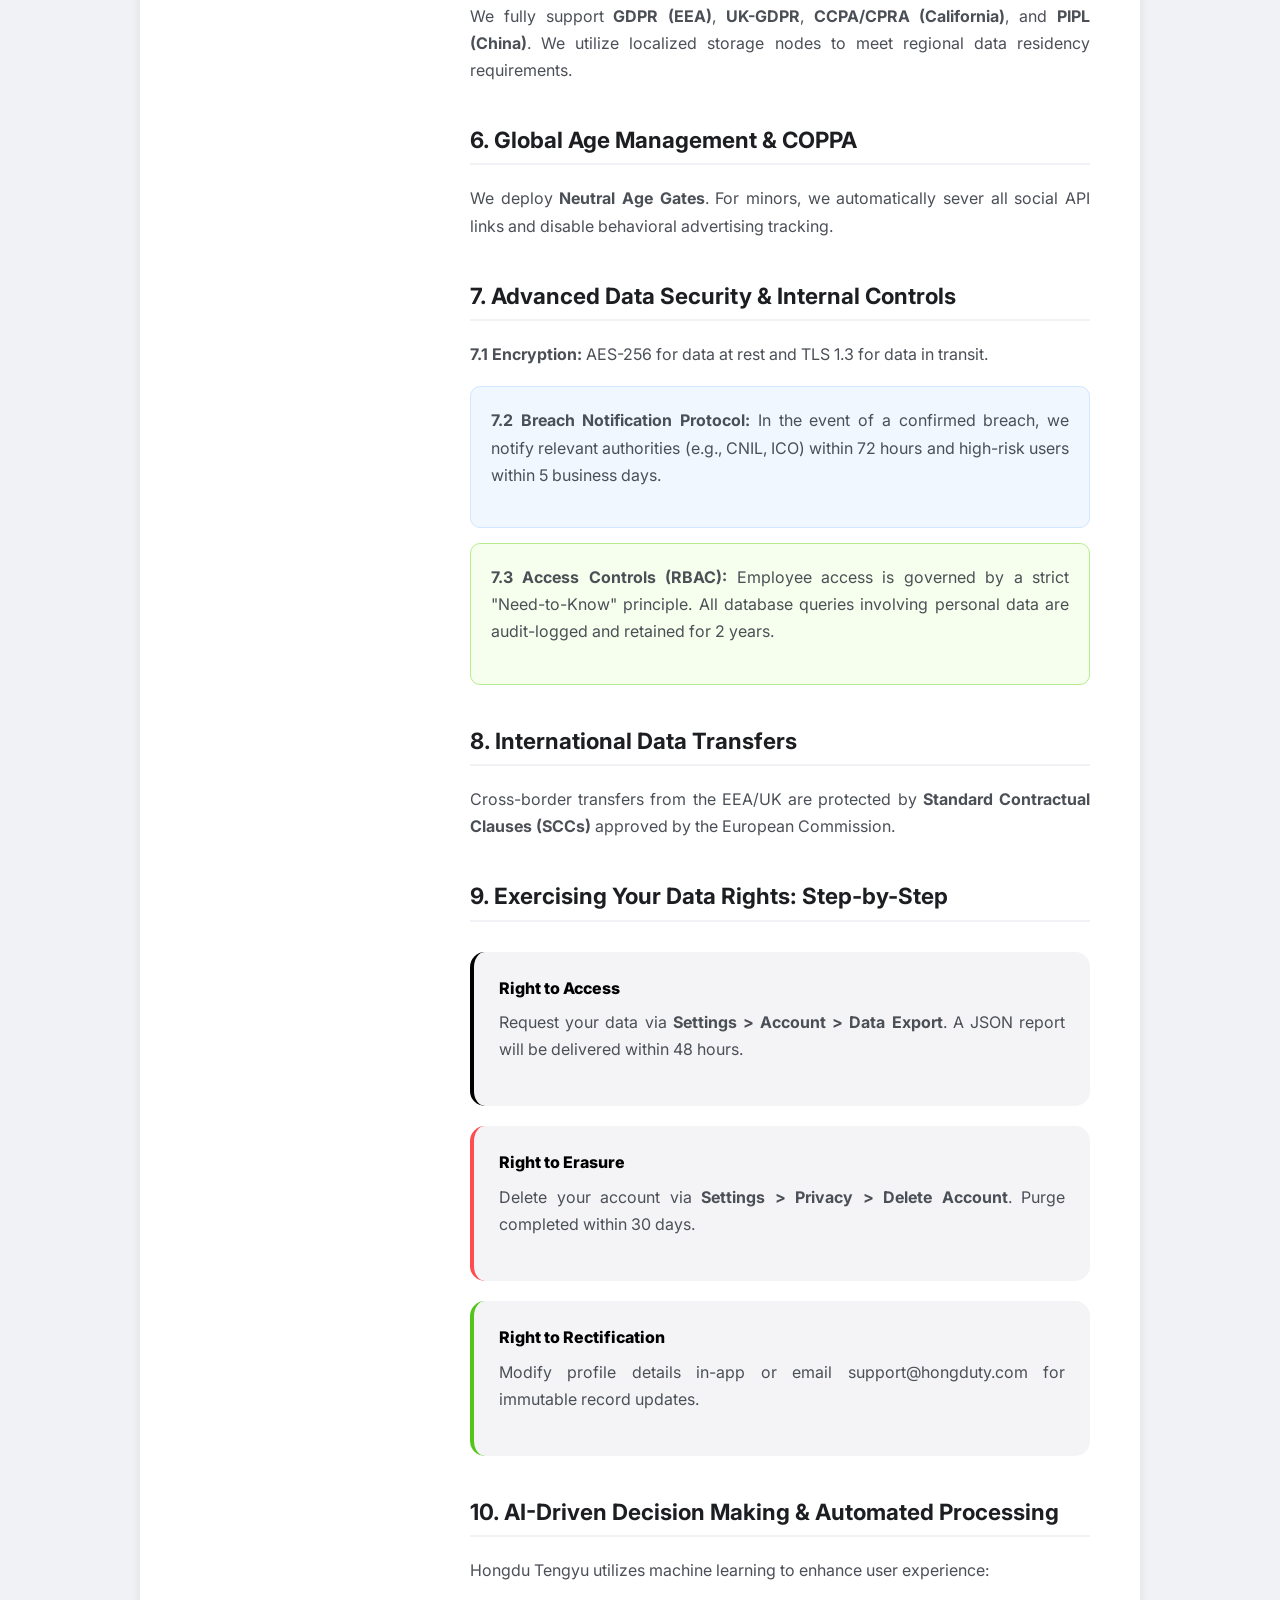
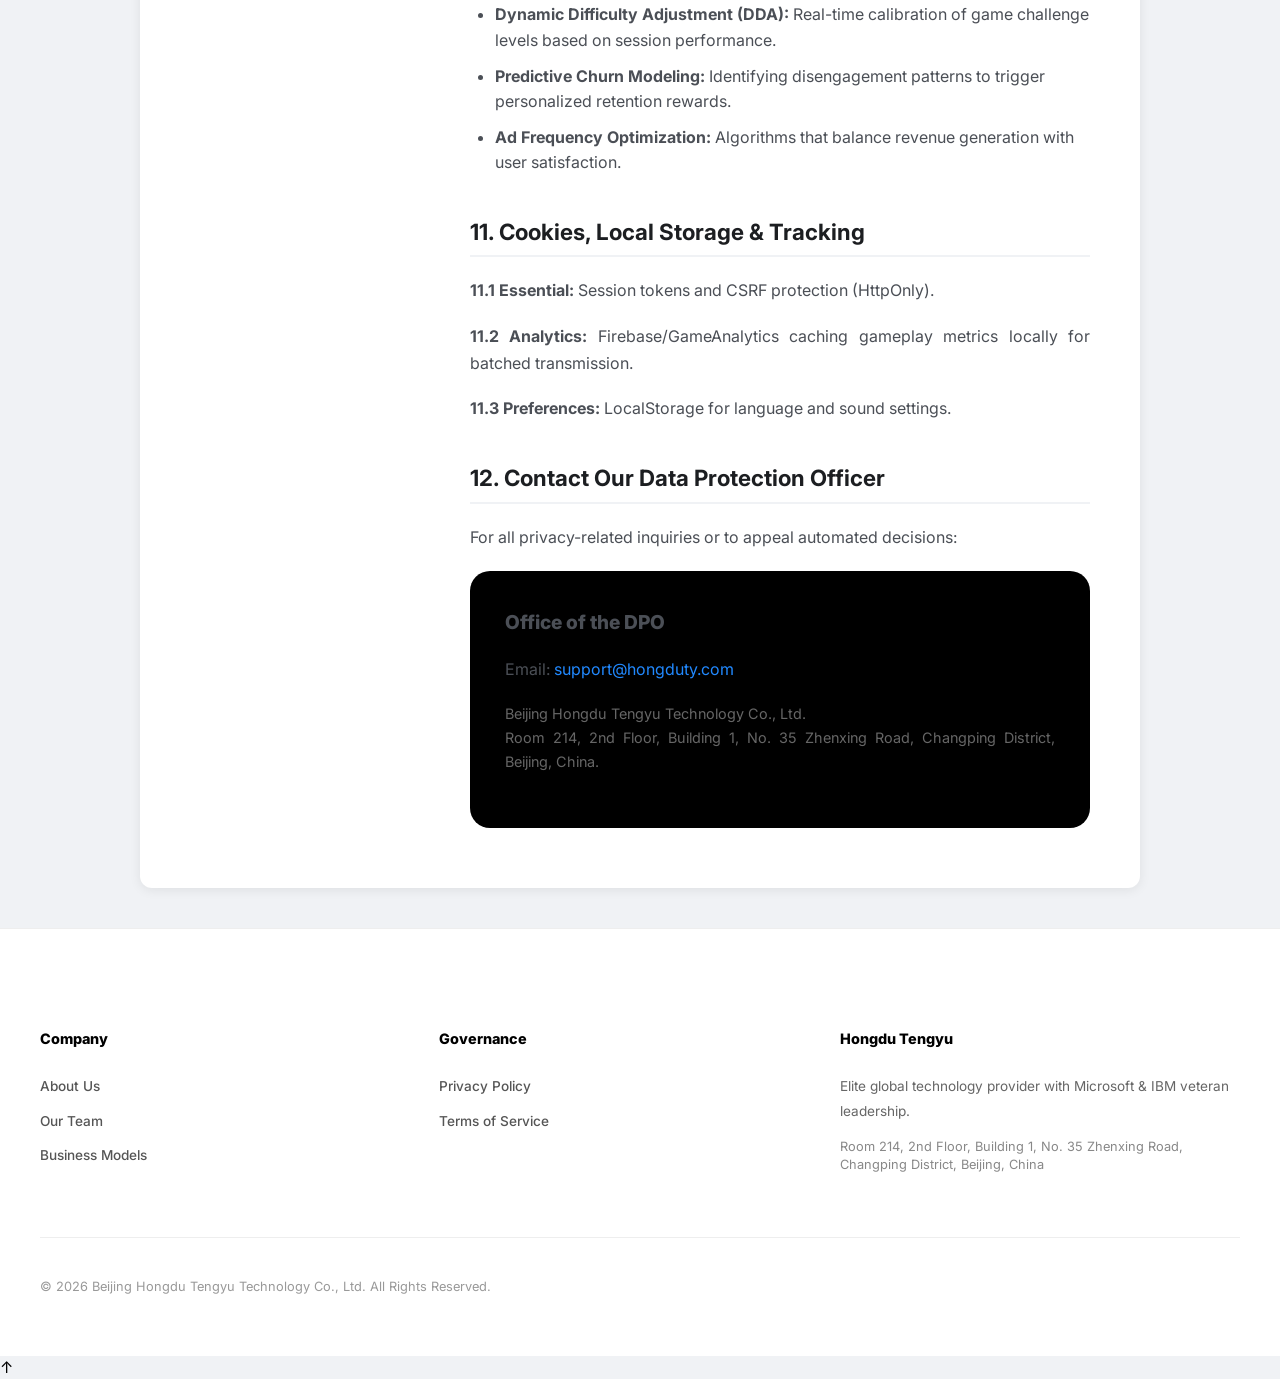
<file: privacy.html>
<!DOCTYPE html>
<html lang="en">
<head>
    <meta charset="UTF-8">
    <meta name="viewport" content="width=device-width, initial-scale=1.0">
    <title>Privacy Policy | Hongdu Tengyu - Global Compliance & Data Protection</title>
    <meta name="description" content="Comprehensive privacy policy for Hongdu Tengyu Technology. Adhering to GDPR, CCPA, PIPL, and global app store developer policies for mobile security.">
    <link rel="stylesheet" href="css/style.css">
    <link rel="stylesheet" href="css/legal.css">
    <link rel="preconnect" href="https://fonts.googleapis.com">
    <link rel="preconnect" href="https://fonts.gstatic.com" crossorigin>
    <link href="https://fonts.googleapis.com/css2?family=Inter:wght@400;600;800;900&display=swap" rel="stylesheet">
    <style>
        table { width: 100%; border-collapse: collapse; margin: 25px 0; font-size: 0.9rem; border-radius: 12px; overflow: hidden; }
        th { background: var(--samsung-black); color: white; padding: 15px; text-align: left; }
        td { padding: 12px; border-bottom: 1px solid #eee; vertical-align: top; color: #444; }
        tr:hover { background: #f9f9f9; }
        .rights-grid { display: grid; gap: 20px; margin: 30px 0; }
        .right-card { padding: 25px; background: var(--samsung-gray-bg); border-radius: 15px; border-left: 4px solid var(--samsung-black); }
        .right-card.danger { border-left-color: #ff4d4f; }
        .right-card.success { border-left-color: #52c41a; }
        .right-card h4 { font-weight: 800; margin-bottom: 10px; color: var(--samsung-black); }
        .protocol-box { background: #f0f7ff; padding: 20px; border-radius: 10px; border: 1px solid #d0e7ff; margin: 15px 0; }
    </style>
</head>
<body class="legal-page">
    <header>
        <nav>
            <div class="logo">
                <a href="index.html">Hongdu Tengyu</a>
            </div>
            <ul class="nav-links">
                <li><a href="index.html">Home</a></li>
                <li><a href="business.html">Business</a></li>
                <li><a href="team.html">Team</a></li>
                <li><a href="contact.html">Contact</a></li>
            </ul>
        </nav>
    </header>

    <div class="legal-container reveal">
        <div class="legal-sidebar-layout">
            <aside class="legal-sidebar">
                <h4>Privacy Navigation</h4>
                <ul class="legal-nav">
                    <li><a href="#compliance">1. Policy Compliance</a></li>
                    <li><a href="#collection">2. Data Collection</a></li>
                    <li><a href="#thirdparty">3. SDKs & Processors</a></li>
                    <li><a href="#usage">4. Purpose & Basis</a></li>
                    <li><a href="#standards">5. Global Standards</a></li>
                    <li><a href="#children">6. Minor Protection</a></li>
                    <li><a href="#security">7. Security & Breach</a></li>
                    <li><a href="#transfers">8. Global Transfers</a></li>
                    <li><a href="#rights">9. Rights Guide</a></li>
                    <li><a href="#ai-automation">10. AI & Automation</a></li>
                    <li><a href="#cookies">11. Cookies & Storage</a></li>
                    <li><a href="#dpo">12. Contact DPO</a></li>
                </ul>
            </aside>

            <main class="legal-content">
                <h1 style="font-weight: 900; letter-spacing: -1.5px;">Global Privacy Policy</h1>
                <div class="last-updated">Effective Date: October 25, 2023</div>

                <p>Beijing Hongdu Tengyu Technology Co., Ltd. ("Hongdu Tengyu", "we", "us", or "our") maintains the highest standards of data integrity and transparency. This policy outlines our rigorous methodologies for safeguarding user information across our global digital footprint.</p>

                <h2 id="compliance">1. Developer Policy & Global Compliance</h2>
                <p>Our infrastructure is engineered for absolute compliance with the <strong>Google Play Developer Distribution Agreement</strong> and the <strong>Apple App Store Review Guidelines (Section 5)</strong>. We utilize Privacy Manifests to ensure zero-discrepancy reporting to platform holders.</p>

                <h2 id="collection">2. Comprehensive Data Collection</h2>
                <p><strong>2.1 Technical Telemetry:</strong> We collect IDFA, AAID, and precise device telemetry (CPU, GPU, memory, thermal state) exclusively to ensure application stability and optimize performance tiers.</p>
                <p><strong>2.2 Behavioral Data:</strong> Granular clickstream and session logs are utilized to refine game balance and UI/UX friction points.</p>

                <h2 id="thirdparty">3. Third-Party SDKs & Data Processors</h2>
                <p>We conduct quarterly security audits on all third-party integrations. The following entities process data on our behalf:</p>
                <div style="overflow-x: auto;">
                    <table>
                        <thead>
                            <tr>
                                <th>SDK Provider</th>
                                <th>Core Purpose</th>
                                <th>Data Categories</th>
                                <th>Policy</th>
                            </tr>
                        </thead>
                        <tbody>
                            <tr>
                                <td><strong>Google AdMob</strong></td>
                                <td>Ad Mediation</td>
                                <td>Device ID, Coarse Location</td>
                                <td><a href="https://policies.google.com/privacy" target="_blank">View</a></td>
                            </tr>
                            <tr>
                                <td><strong>AppsFlyer</strong></td>
                                <td>Attribution</td>
                                <td>IP, Install Timestamp</td>
                                <td><a href="https://www.appsflyer.com/privacy-policy/" target="_blank">View</a></td>
                            </tr>
                            <tr>
                                <td><strong>Firebase</strong></td>
                                <td>Analytics/Crash</td>
                                <td>OS Version, Crash Logs</td>
                                <td><a href="https://firebase.google.com/support/privacy" target="_blank">View</a></td>
                            </tr>
                            <tr>
                                <td><strong>Sentry</strong></td>
                                <td>Error Monitoring</td>
                                <td>Stack Traces, Memory State</td>
                                <td><a href="https://sentry.io/privacy/" target="_blank">View</a></td>
                            </tr>
                        </tbody>
                    </table>
                </div>

                <h2 id="usage">4. Purpose and Legal Basis</h2>
                <p>We process data based on <strong>Contractual Necessity</strong> (account management), <strong>Legitimate Interest</strong> (anti-cheat/analytics), and <strong>Explicit Consent</strong> (targeted ads).</p>

                <h2 id="standards">5. Adherence to Global Standards</h2>
                <p>We fully support <strong>GDPR (EEA)</strong>, <strong>UK-GDPR</strong>, <strong>CCPA/CPRA (California)</strong>, and <strong>PIPL (China)</strong>. We utilize localized storage nodes to meet regional data residency requirements.</p>

                <h2 id="children">6. Global Age Management & COPPA</h2>
                <p>We deploy <strong>Neutral Age Gates</strong>. For minors, we automatically sever all social API links and disable behavioral advertising tracking.</p>

                <h2 id="security">7. Advanced Data Security & Internal Controls</h2>
                <p><strong>7.1 Encryption:</strong> AES-256 for data at rest and TLS 1.3 for data in transit.</p>

                <div class="protocol-box">
                    <p><strong>7.2 Breach Notification Protocol:</strong> In the event of a confirmed breach, we notify relevant authorities (e.g., CNIL, ICO) within 72 hours and high-risk users within 5 business days.</p>
                </div>

                <div class="protocol-box" style="background: #f6ffed; border-color: #b7eb8f;">
                    <p><strong>7.3 Access Controls (RBAC):</strong> Employee access is governed by a strict "Need-to-Know" principle. All database queries involving personal data are audit-logged and retained for 2 years.</p>
                </div>

                <h2 id="transfers">8. International Data Transfers</h2>
                <p>Cross-border transfers from the EEA/UK are protected by <strong>Standard Contractual Clauses (SCCs)</strong> approved by the European Commission.</p>

                <h2 id="rights">9. Exercising Your Data Rights: Step-by-Step</h2>
                <div class="rights-grid">
                    <div class="right-card">
                        <h4>Right to Access</h4>
                        <p>Request your data via <strong>Settings > Account > Data Export</strong>. A JSON report will be delivered within 48 hours.</p>
                    </div>
                    <div class="right-card danger">
                        <h4>Right to Erasure</h4>
                        <p>Delete your account via <strong>Settings > Privacy > Delete Account</strong>. Purge completed within 30 days.</p>
                    </div>
                    <div class="right-card success">
                        <h4>Right to Rectification</h4>
                        <p>Modify profile details in-app or email support@hongduty.com for immutable record updates.</p>
                    </div>
                </div>

                <h2 id="ai-automation">10. AI-Driven Decision Making & Automated Processing</h2>
                <p>Hongdu Tengyu utilizes machine learning to enhance user experience:</p>
                <ul>
                    <li><strong>Dynamic Difficulty Adjustment (DDA):</strong> Real-time calibration of game challenge levels based on session performance.</li>
                    <li><strong>Predictive Churn Modeling:</strong> Identifying disengagement patterns to trigger personalized retention rewards.</li>
                    <li><strong>Ad Frequency Optimization:</strong> Algorithms that balance revenue generation with user satisfaction.</li>
                </ul>

                <h2 id="cookies">11. Cookies, Local Storage & Tracking</h2>
                <p><strong>11.1 Essential:</strong> Session tokens and CSRF protection (HttpOnly).</p>
                <p><strong>11.2 Analytics:</strong> Firebase/GameAnalytics caching gameplay metrics locally for batched transmission.</p>
                <p><strong>11.3 Preferences:</strong> LocalStorage for language and sound settings.</p>

                <h2 id="dpo">12. Contact Our Data Protection Officer</h2>
                <p>For all privacy-related inquiries or to appeal automated decisions:</p>
                <div style="margin-top: 20px; padding: 35px; background: var(--samsung-black); color: white; border-radius: 20px;">
                    <p style="font-weight: 800; font-size: 1.2rem;">Office of the DPO</p>
                    <p style="margin-top: 10px;">Email: <a href="mailto:support@hongduty.com" style="color: var(--samsung-blue); text-decoration: none;">support@hongduty.com</a></p>
                    <p style="font-size: 0.9rem; color: #666; margin-top: 10px;">Beijing Hongdu Tengyu Technology Co., Ltd. <br>Room 214, 2nd Floor, Building 1, No. 35 Zhenxing Road, Changping District, Beijing, China.</p>
                </div>
            </main>
        </div>
    </div>

    <footer>
        <div class="footer-content">
            <div class="footer-top">
                <div class="footer-col">
                    <h5>Company</h5>
                    <ul>
                        <li><a href="index.html">About Us</a></li>
                        <li><a href="team.html">Our Team</a></li>
                        <li><a href="business.html">Business Models</a></li>
                    </ul>
                </div>
                <div class="footer-col">
                    <h5>Governance</h5>
                    <ul>
                        <li><a href="privacy.html">Privacy Policy</a></li>
                        <li><a href="terms.html">Terms of Service</a></li>
                    </ul>
                </div>
                <div class="footer-col" style="max-width: 400px;">
                    <h5>Hongdu Tengyu</h5>
                    <p style="font-size: 0.85rem; color: #666; line-height: 1.8;">Elite global technology provider with Microsoft & IBM veteran leadership.</p>
                    <p style="font-size: 0.8rem; color: #888; margin-top: 15px;">Room 214, 2nd Floor, Building 1, No. 35 Zhenxing Road, Changping District, Beijing, China</p>
                </div>
            </div>
            <div class="footer-bottom">
                <p>&copy; <span id="current-year"></span> Beijing Hongdu Tengyu Technology Co., Ltd. All Rights Reserved.</p>
            </div>
        </div>
    </footer>
    <script src="js/script.js" defer></script>
    <script>document.getElementById('current-year').textContent = new Date().getFullYear();</script>
</body>
</html>
</file>
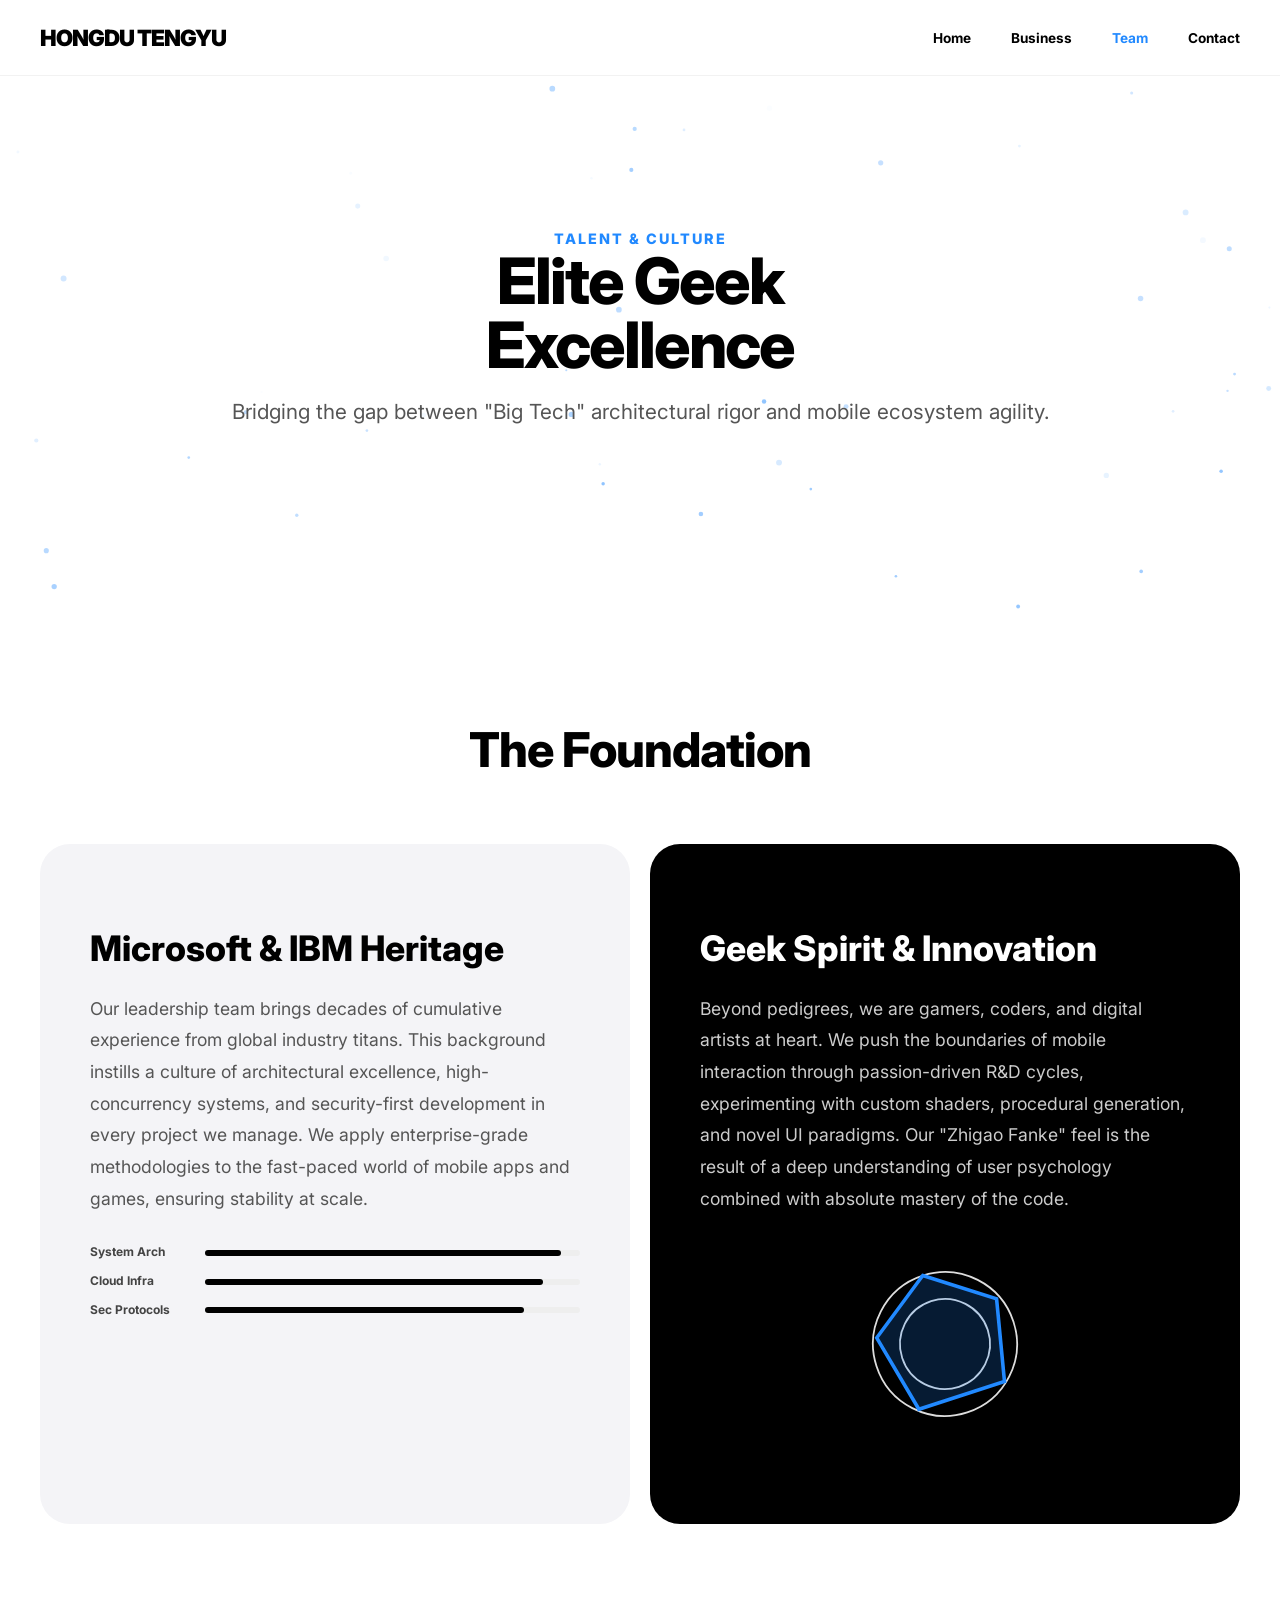
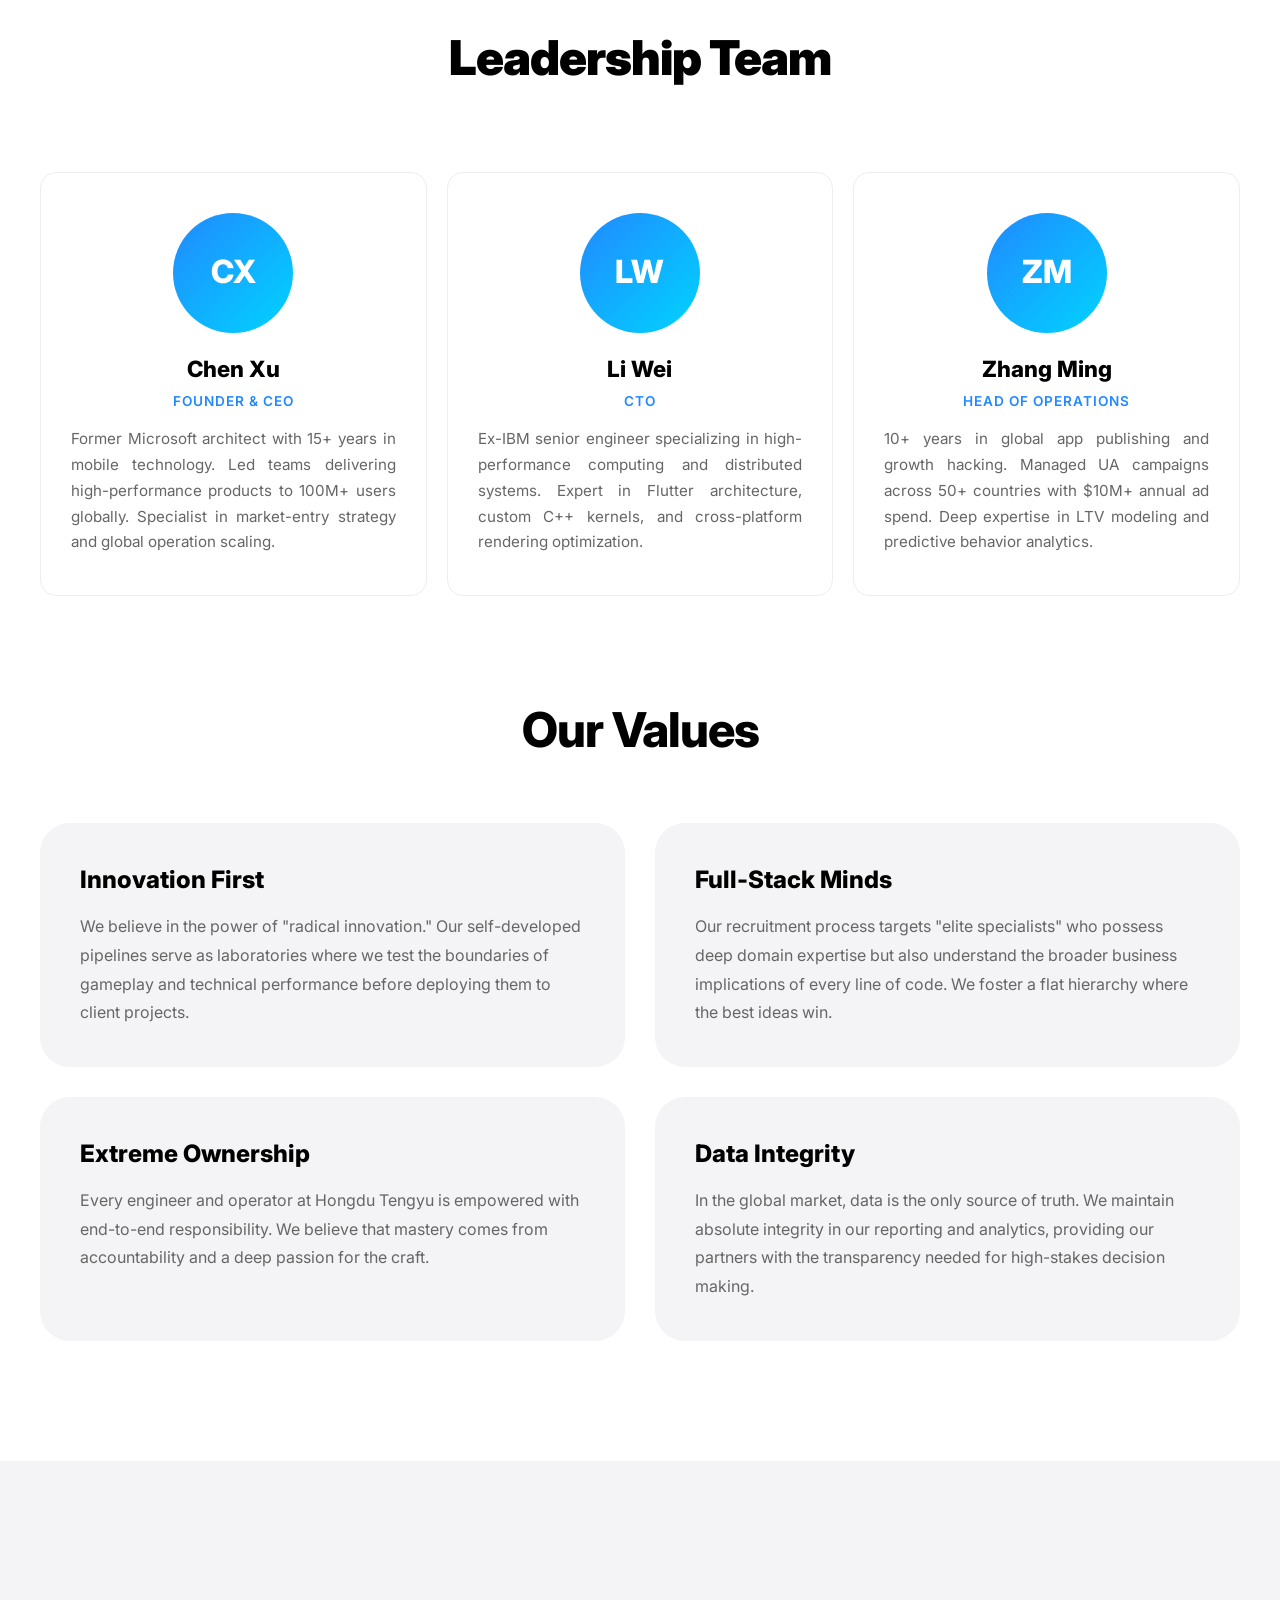
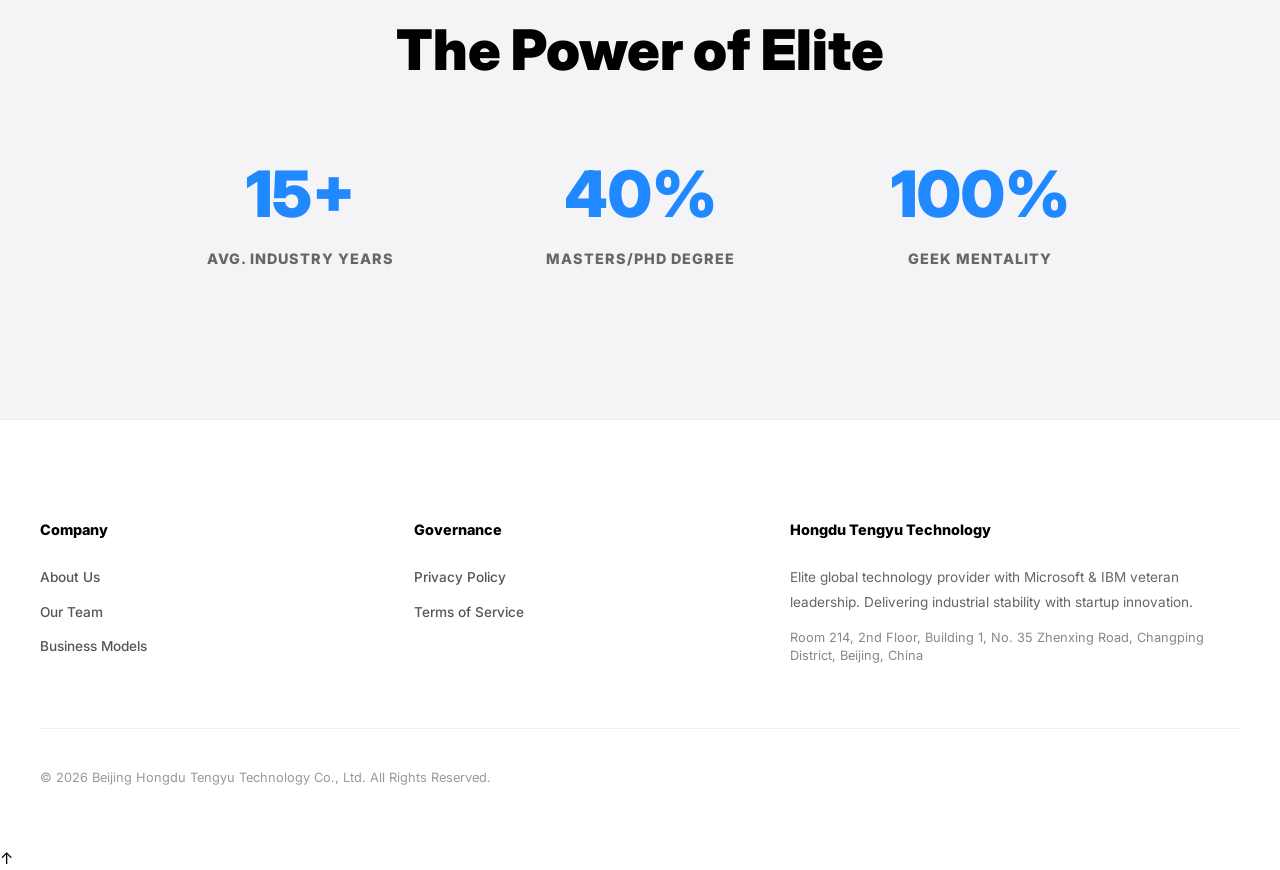
<file: team.html>
<!DOCTYPE html>
<html lang="en">
<head>
    <meta charset="UTF-8">
    <meta name="viewport" content="width=device-width, initial-scale=1.0">
    <title>Team | Hongdu Tengyu - Global Talent & Leadership</title>
    <meta name="description" content="Discover the experts driving Hongdu Tengyu. Our team features veterans from Microsoft, IBM, and top-tier global technology firms.">
    <link rel="stylesheet" href="css/style.css">
    <link rel="preconnect" href="https://fonts.googleapis.com">
    <link rel="preconnect" href="https://fonts.gstatic.com" crossorigin>
    <link href="https://fonts.googleapis.com/css2?family=Inter:wght@400;600;800;900&display=swap" rel="stylesheet">
    <style>
        /* Team Specific Charts */
        .competency-box { margin-top: 40px; padding: 30px; background: var(--samsung-gray-bg); border-radius: 24px; }
        .radar-container { width: 100%; height: 200px; display: flex; align-items: center; justify-content: center; position: relative; }
        .radar-svg { width: 180px; height: 180px; transform: rotate(-18deg); }
        .radar-polygon { fill: rgba(33, 137, 255, 0.2); stroke: var(--samsung-blue); stroke-width: 2; }
        .radar-grid { fill: none; stroke: #ddd; stroke-width: 1; }

        .skill-distribution { display: flex; flex-direction: column; gap: 12px; margin-top: 20px; }
        .skill-row { display: flex; align-items: center; gap: 15px; }
        .skill-name { width: 100px; font-size: 0.75rem; font-weight: 700; color: #444; }
        .skill-bar-bg { flex: 1; height: 6px; background: #eee; border-radius: 3px; }
        .skill-bar-fill { height: 100%; background: var(--samsung-black); border-radius: 3px; }

        /* Leadership Team Styling - Enhanced per request */
        .team-member { text-align: center; padding: 40px 30px; background: white; border-radius: 16px; transition: transform 0.3s, box-shadow 0.3s; border: 1px solid #eee; }
        .team-member:hover { transform: translateY(-8px); box-shadow: 0 20px 40px rgba(0, 82, 204, 0.1); }
        .member-avatar { width: 120px; height: 120px; background: linear-gradient(135deg, var(--samsung-blue), #00d4ff); border-radius: 50%; margin: 0 auto 20px; display: flex; align-items: center; justify-content: center; color: white; font-size: 2rem; font-weight: 800; }
        .team-member h3 { font-size: 1.4rem; margin-bottom: 8px; font-weight: 800; }
        .team-member .role { color: var(--samsung-blue); font-weight: 600; margin-bottom: 15px; text-transform: uppercase; font-size: 0.85rem; letter-spacing: 1px; }
        .team-member .bio { font-size: 0.95rem; color: #666; line-height: 1.7; text-align: justify; }

        .culture-grid { display: grid; grid-template-columns: repeat(2, 1fr); gap: 30px; margin-top: 40px; }
        .culture-card { padding: 40px; background: var(--samsung-gray-bg); border-radius: 30px; }
        .culture-card h4 { font-size: 1.5rem; font-weight: 800; margin-bottom: 15px; }
    </style>
</head>
<body class="legal-page">
    <header>
        <nav>
            <div class="logo">
                <a href="index.html">Hongdu Tengyu</a>
            </div>
            <ul class="nav-links">
                <li><a href="index.html">Home</a></li>
                <li><a href="business.html">Business</a></li>
                <li><a href="team.html" class="active">Team</a></li>
                <li><a href="contact.html">Contact</a></li>
            </ul>
        </nav>
    </header>

    <main>
        <!-- Hero Section -->
        <section class="hero" style="height: 60vh; background: var(--samsung-white); color: var(--samsung-black);">
            <div class="hero-content">
                <span class="reveal" style="font-size: 0.9rem; font-weight: 800; color: var(--samsung-blue); letter-spacing: 2px; text-transform: uppercase;">Talent & Culture</span>
                <h1 class="reveal" style="color: var(--samsung-black); font-size: 4rem;">Elite Geek <br>Excellence</h1>
                <p class="reveal" style="color: var(--samsung-gray-text); font-size: 1.3rem;">Bridging the gap between "Big Tech" architectural rigor and mobile ecosystem agility.</p>
            </div>
        </section>

        <!-- Leadership Background -->
        <section class="product-section">
            <h2 class="section-title">The Foundation</h2>
            <div class="samsung-grid">
                <div class="samsung-block reveal">
                    <div>
                        <h2 style="font-size: 2.2rem; font-weight: 800; margin-bottom: 20px;">Microsoft & IBM Heritage</h2>
                        <p style="font-size: 1.1rem; line-height: 1.8;">Our leadership team brings decades of cumulative experience from global industry titans. This background instills a culture of architectural excellence, high-concurrency systems, and security-first development in every project we manage. We apply enterprise-grade methodologies to the fast-paced world of mobile apps and games, ensuring stability at scale.</p>

                        <div class="skill-distribution" style="margin-top: 30px;">
                            <div class="skill-row"><span class="skill-name">System Arch</span><div class="skill-bar-bg"><div class="skill-bar-fill" style="width: 95%;"></div></div></div>
                            <div class="skill-row"><span class="skill-name">Cloud Infra</span><div class="skill-bar-bg"><div class="skill-bar-fill" style="width: 90%;"></div></div></div>
                            <div class="skill-row"><span class="skill-name">Sec Protocols</span><div class="skill-bar-bg"><div class="skill-bar-fill" style="width: 85%;"></div></div></div>
                        </div>
                    </div>
                </div>

                <div class="samsung-block dark reveal">
                    <div>
                        <h2 style="font-size: 2.2rem; font-weight: 800; margin-bottom: 20px;">Geek Spirit & Innovation</h2>
                        <p style="font-size: 1.1rem; line-height: 1.8; color: #ccc;">Beyond pedigrees, we are gamers, coders, and digital artists at heart. We push the boundaries of mobile interaction through passion-driven R&D cycles, experimenting with custom shaders, procedural generation, and novel UI paradigms. Our "Zhigao Fanke" feel is the result of a deep understanding of user psychology combined with absolute mastery of the code.</p>

                        <div class="radar-container" style="margin-top: 20px;">
                            <svg class="radar-svg" viewBox="0 0 100 100">
                                <circle class="radar-grid" cx="50" cy="50" r="40" />
                                <circle class="radar-grid" cx="50" cy="50" r="25" />
                                <polygon class="radar-polygon" points="50,10 85,35 75,80 25,80 15,35" />
                            </svg>
                        </div>
                    </div>
                </div>
            </div>
        </section>

        <!-- Leadership Team -->
        <section class="product-section" style="margin-top: 100px;">
            <h2 style="font-size: 3rem; font-weight: 900; text-align: center; margin-bottom: 80px; letter-spacing: -1px;">Leadership Team</h2>
            <div class="samsung-grid" style="grid-template-columns: repeat(3, 1fr);">
                <div class="team-member reveal">
                    <div class="member-avatar">CX</div>
                    <h3>Chen Xu</h3>
                    <p class="role">Founder & CEO</p>
                    <p class="bio">Former Microsoft architect with 15+ years in mobile technology. Led teams delivering high-performance products to 100M+ users globally. Specialist in market-entry strategy and global operation scaling.</p>
                </div>
                <div class="team-member reveal">
                    <div class="member-avatar">LW</div>
                    <h3>Li Wei</h3>
                    <p class="role">CTO</p>
                    <p class="bio">Ex-IBM senior engineer specializing in high-performance computing and distributed systems. Expert in Flutter architecture, custom C++ kernels, and cross-platform rendering optimization.</p>
                </div>
                <div class="team-member reveal">
                    <div class="member-avatar">ZM</div>
                    <h3>Zhang Ming</h3>
                    <p class="role">Head of Operations</p>
                    <p class="bio">10+ years in global app publishing and growth hacking. Managed UA campaigns across 50+ countries with $10M+ annual ad spend. Deep expertise in LTV modeling and predictive behavior analytics.</p>
                </div>
            </div>
        </section>

        <!-- Culture & Values -->
        <section class="product-section" style="margin-top: 100px; padding-bottom: 120px;">
             <h2 class="section-title">Our Values</h2>
             <div class="culture-grid">
                 <div class="culture-card reveal">
                     <h4>Innovation First</h4>
                     <p style="color: #666; line-height: 1.8;">We believe in the power of "radical innovation." Our self-developed pipelines serve as laboratories where we test the boundaries of gameplay and technical performance before deploying them to client projects.</p>
                 </div>
                 <div class="culture-card reveal">
                     <h4>Full-Stack Minds</h4>
                     <p style="color: #666; line-height: 1.8;">Our recruitment process targets "elite specialists" who possess deep domain expertise but also understand the broader business implications of every line of code. We foster a flat hierarchy where the best ideas win.</p>
                 </div>
                 <div class="culture-card reveal">
                     <h4>Extreme Ownership</h4>
                     <p style="color: #666; line-height: 1.8;">Every engineer and operator at Hongdu Tengyu is empowered with end-to-end responsibility. We believe that mastery comes from accountability and a deep passion for the craft.</p>
                 </div>
                 <div class="culture-card reveal">
                     <h4>Data Integrity</h4>
                     <p style="color: #666; line-height: 1.8;">In the global market, data is the only source of truth. We maintain absolute integrity in our reporting and analytics, providing our partners with the transparency needed for high-stakes decision making.</p>
                 </div>
             </div>
        </section>

        <!-- Talent Stats -->
        <section class="product-section" style="padding: 150px 0; background: var(--samsung-gray-bg);">
            <div class="reveal" style="text-align: center;">
                <h2 style="font-size: 3.5rem; font-weight: 900; margin-bottom: 60px;">The Power of Elite</h2>
                <div class="samsung-grid" style="grid-template-columns: repeat(3, 1fr); max-width: 1000px; margin: 0 auto;">
                    <div>
                        <span style="font-size: 4rem; font-weight: 900; color: var(--samsung-blue);">15+</span>
                        <p style="font-weight: 800; text-transform: uppercase; font-size: 0.9rem; letter-spacing: 1px; color: #666; margin-top: 10px;">Avg. Industry Years</p>
                    </div>
                    <div>
                        <span style="font-size: 4rem; font-weight: 900; color: var(--samsung-blue);">40%</span>
                        <p style="font-weight: 800; text-transform: uppercase; font-size: 0.9rem; letter-spacing: 1px; color: #666; margin-top: 10px;">Masters/PhD Degree</p>
                    </div>
                    <div>
                        <span style="font-size: 4rem; font-weight: 900; color: var(--samsung-blue);">100%</span>
                        <p style="font-weight: 800; text-transform: uppercase; font-size: 0.9rem; letter-spacing: 1px; color: #666; margin-top: 10px;">Geek Mentality</p>
                    </div>
                </div>
            </div>
        </section>
    </main>

    <footer>
        <div class="footer-content">
            <div class="footer-top">
                <div class="footer-col">
                    <h5>Company</h5>
                    <ul>
                        <li><a href="index.html">About Us</a></li>
                        <li><a href="team.html">Our Team</a></li>
                        <li><a href="business.html">Business Models</a></li>
                    </ul>
                </div>
                <div class="footer-col">
                    <h5>Governance</h5>
                    <ul>
                        <li><a href="privacy.html">Privacy Policy</a></li>
                        <li><a href="terms.html">Terms of Service</a></li>
                    </ul>
                </div>
                <div class="footer-col" style="max-width: 450px;">
                    <h5>Hongdu Tengyu Technology</h5>
                    <p style="font-size: 0.85rem; color: #666; line-height: 1.8;">Elite global technology provider with Microsoft & IBM veteran leadership. Delivering industrial stability with startup innovation.</p>
                    <p style="font-size: 0.8rem; color: #888; margin-top: 15px;">Room 214, 2nd Floor, Building 1, No. 35 Zhenxing Road, Changping District, Beijing, China</p>
                </div>
            </div>
            <div class="footer-bottom">
                <p>&copy; <span id="current-year"></span> Beijing Hongdu Tengyu Technology Co., Ltd. All Rights Reserved.</p>
            </div>
        </div>
    </footer>
    <script src="js/script.js" defer></script>
    <script>document.getElementById('current-year').textContent = new Date().getFullYear();</script>
</body>
</html>
</file>
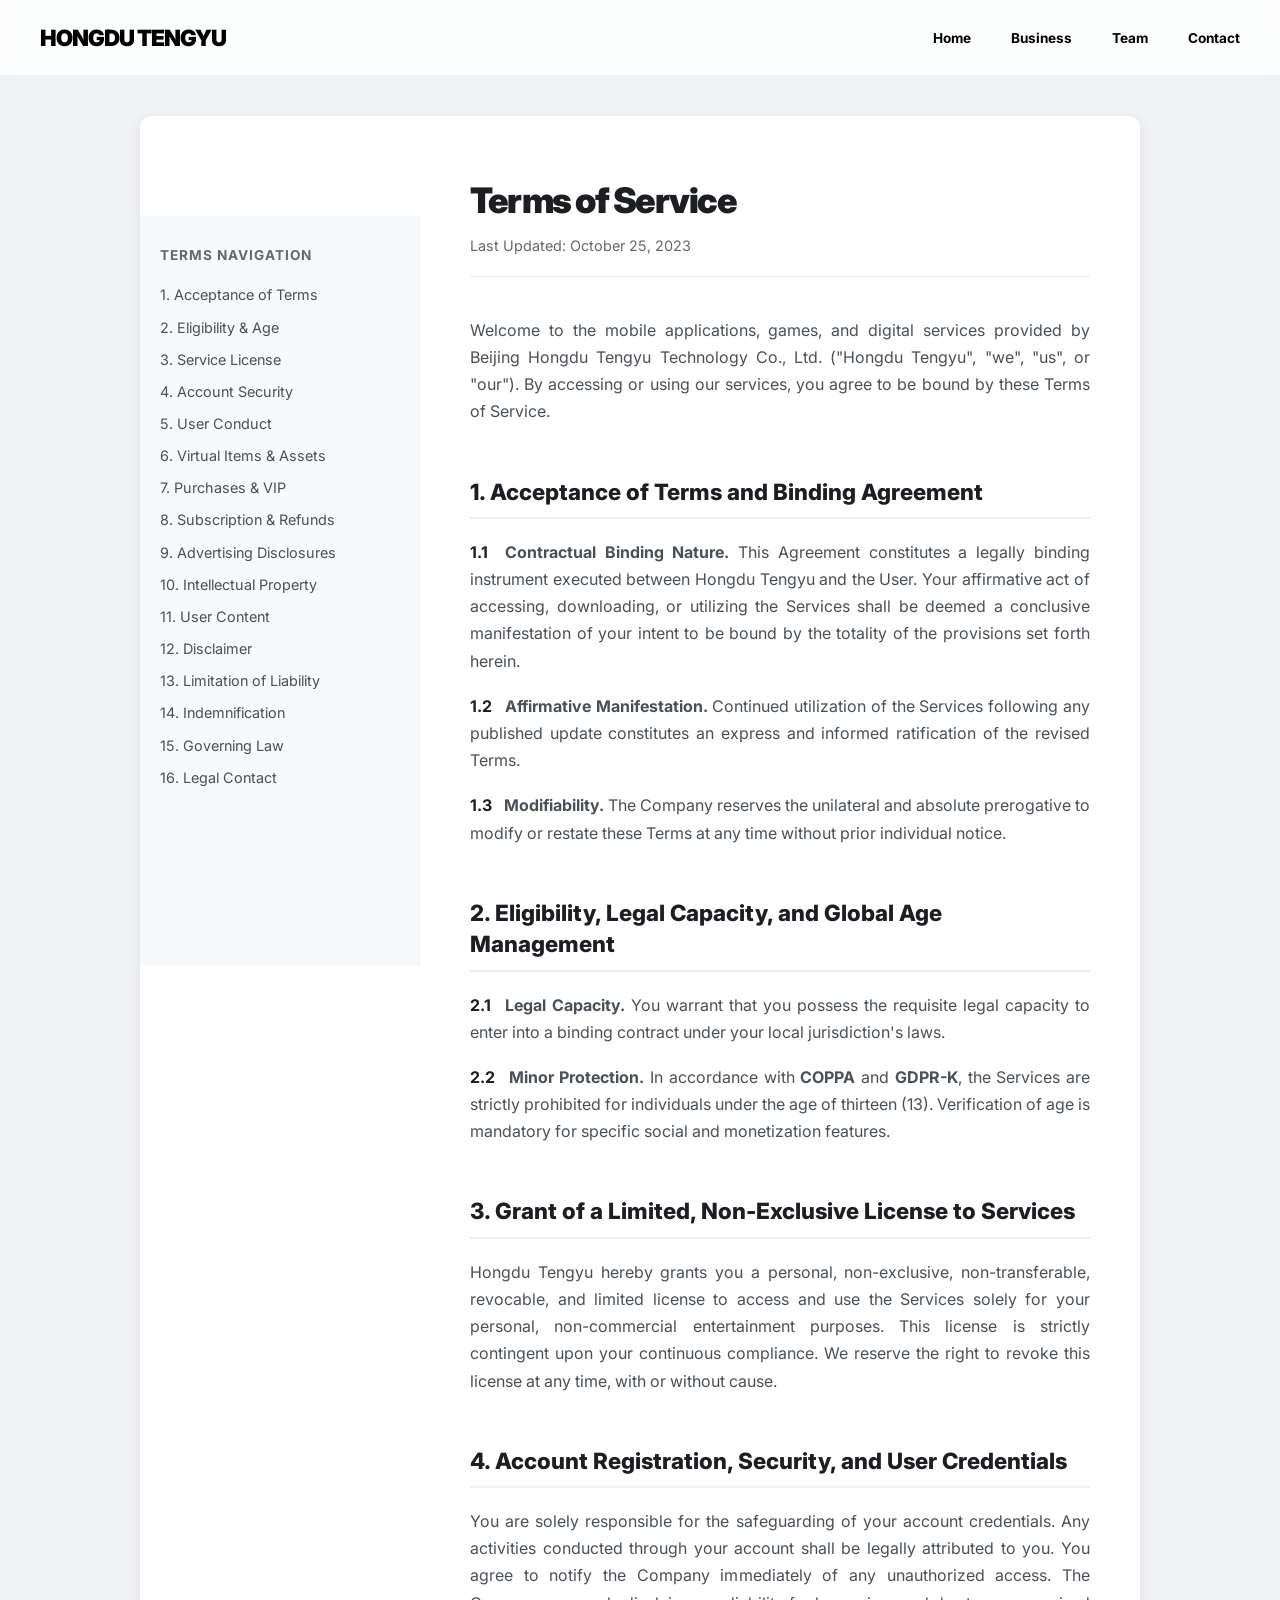
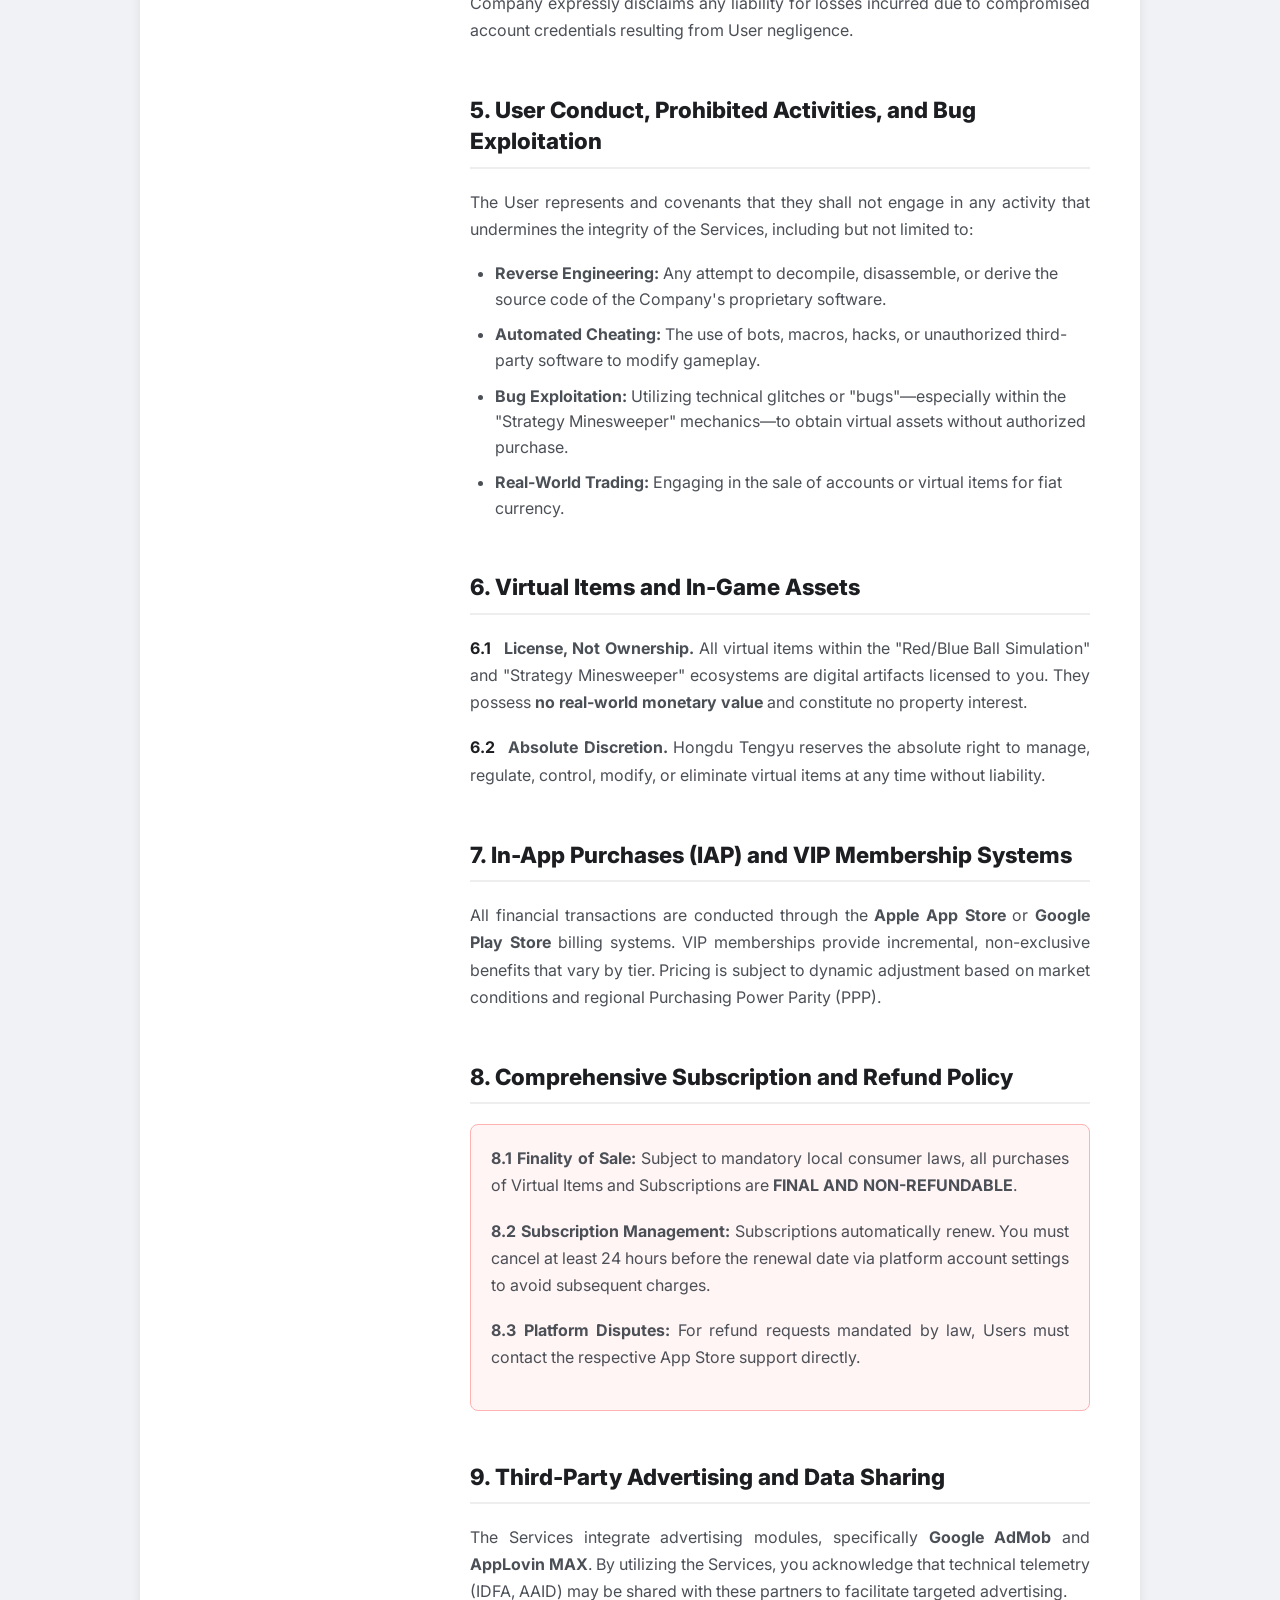
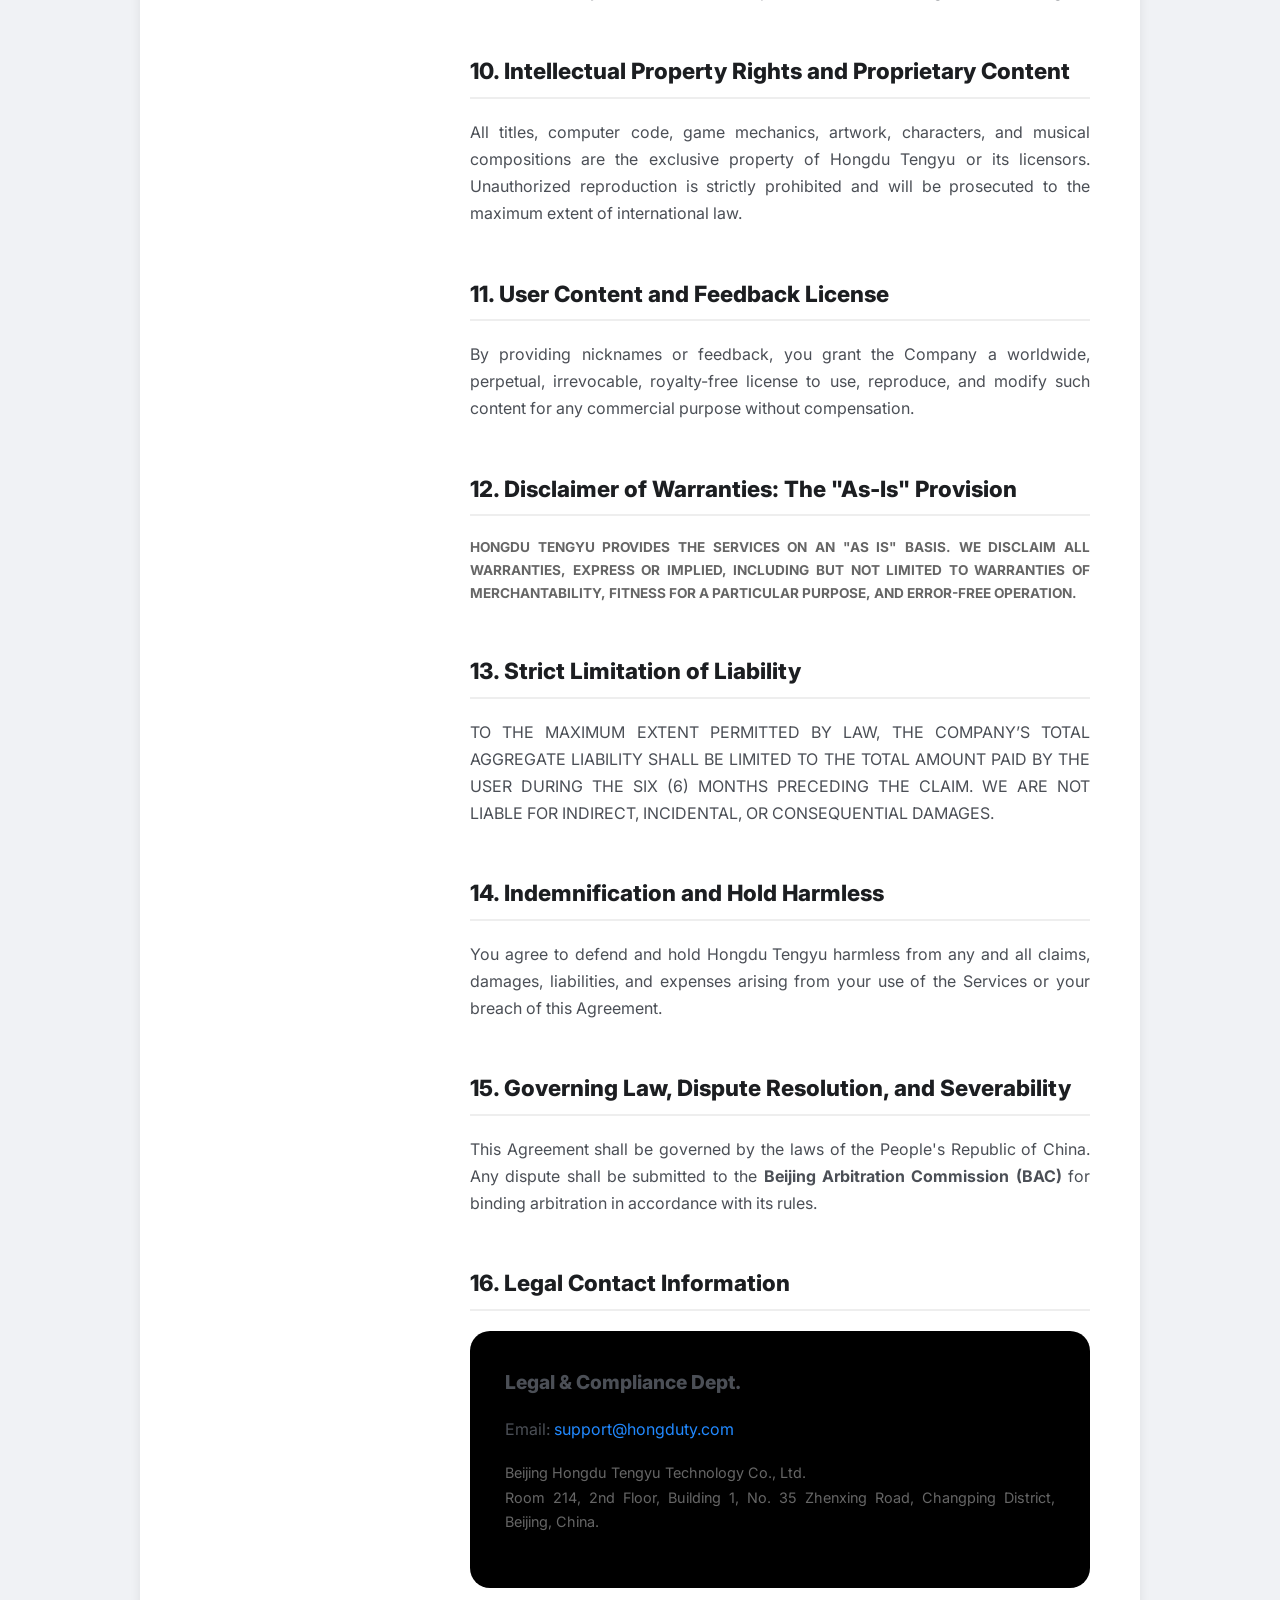
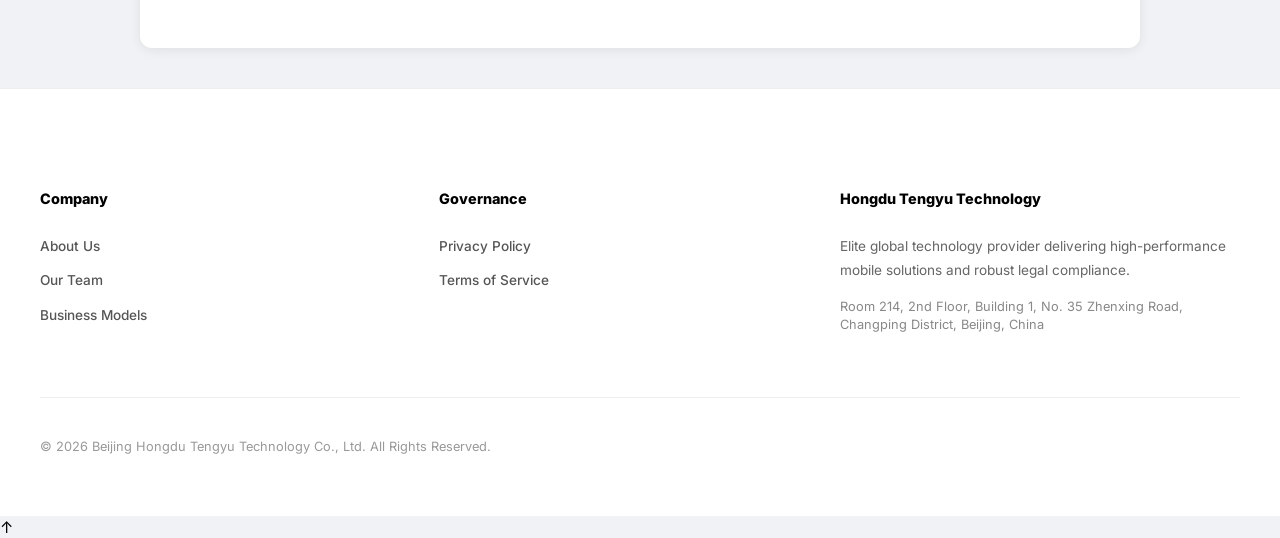
<file: terms.html>
<!DOCTYPE html>
<html lang="en">
<head>
    <meta charset="UTF-8">
    <meta name="viewport" content="width=device-width, initial-scale=1.0">
    <title>Terms of Service | Hongdu Tengyu Technology - Global Standards</title>
    <meta name="description" content="Official Terms of Service for Hongdu Tengyu Technology. Outlining user rights, app store compliance, and global service standards for mobile applications and games.">
    <link rel="stylesheet" href="css/style.css">
    <link rel="stylesheet" href="css/legal.css">
    <link rel="preconnect" href="https://fonts.googleapis.com">
    <link rel="preconnect" href="https://fonts.gstatic.com" crossorigin>
    <link href="https://fonts.googleapis.com/css2?family=Inter:wght@400;600;800;900&display=swap" rel="stylesheet">
    <style>
        .refund-notice { background: #fff5f5; border: 1px solid #feb2b2; padding: 20px; border-radius: 8px; margin: 20px 0; }
        .legal-content h2 { margin-top: 50px; font-weight: 800; border-bottom: 2px solid #eee; padding-bottom: 10px; }
        .clause-block { margin-bottom: 25px; }
    </style>
</head>
<body class="legal-page">
    <header>
        <nav>
            <div class="logo">
                <a href="index.html">Hongdu Tengyu</a>
            </div>
            <ul class="nav-links">
                <li><a href="index.html">Home</a></li>
                <li><a href="business.html">Business</a></li>
                <li><a href="team.html">Team</a></li>
                <li><a href="contact.html">Contact</a></li>
            </ul>
        </nav>
    </header>

    <div class="legal-container reveal">
        <div class="legal-sidebar-layout">
            <aside class="legal-sidebar">
                <h4>Terms Navigation</h4>
                <ul class="legal-nav">
                    <li><a href="#agreement">1. Acceptance of Terms</a></li>
                    <li><a href="#eligibility">2. Eligibility & Age</a></li>
                    <li><a href="#license">3. Service License</a></li>
                    <li><a href="#account">4. Account Security</a></li>
                    <li><a href="#conduct">5. User Conduct</a></li>
                    <li><a href="#virtual">6. Virtual Items & Assets</a></li>
                    <li><a href="#billing">7. Purchases & VIP</a></li>
                    <li><a href="#refunds">8. Subscription & Refunds</a></li>
                    <li><a href="#ads">9. Advertising Disclosures</a></li>
                    <li><a href="#ip">10. Intellectual Property</a></li>
                    <li><a href="#ugc">11. User Content</a></li>
                    <li><a href="#disclaimer">12. Disclaimer</a></li>
                    <li><a href="#liability">13. Limitation of Liability</a></li>
                    <li><a href="#indemnity">14. Indemnification</a></li>
                    <li><a href="#governing">15. Governing Law</a></li>
                    <li><a href="#contact">16. Legal Contact</a></li>
                </ul>
            </aside>

            <main class="legal-content">
                <h1 style="font-weight: 900; letter-spacing: -1.5px;">Terms of Service</h1>
                <div class="last-updated">Last Updated: October 25, 2023</div>

                <p>Welcome to the mobile applications, games, and digital services provided by Beijing Hongdu Tengyu Technology Co., Ltd. ("Hongdu Tengyu", "we", "us", or "our"). By accessing or using our services, you agree to be bound by these Terms of Service.</p>

                <h2 id="agreement">1. Acceptance of Terms and Binding Agreement</h2>
                <div class="clause-block">
                    <p><span class="clause-num">1.1</span> <strong>Contractual Binding Nature.</strong> This Agreement constitutes a legally binding instrument executed between Hongdu Tengyu and the User. Your affirmative act of accessing, downloading, or utilizing the Services shall be deemed a conclusive manifestation of your intent to be bound by the totality of the provisions set forth herein.</p>
                    <p><span class="clause-num">1.2</span> <strong>Affirmative Manifestation.</strong> Continued utilization of the Services following any published update constitutes an express and informed ratification of the revised Terms.</p>
                    <p><span class="clause-num">1.3</span> <strong>Modifiability.</strong> The Company reserves the unilateral and absolute prerogative to modify or restate these Terms at any time without prior individual notice.</p>
                </div>

                <h2 id="eligibility">2. Eligibility, Legal Capacity, and Global Age Management</h2>
                <div class="clause-block">
                    <p><span class="clause-num">2.1</span> <strong>Legal Capacity.</strong> You warrant that you possess the requisite legal capacity to enter into a binding contract under your local jurisdiction's laws.</p>
                    <p><span class="clause-num">2.2</span> <strong>Minor Protection.</strong> In accordance with <strong>COPPA</strong> and <strong>GDPR-K</strong>, the Services are strictly prohibited for individuals under the age of thirteen (13). Verification of age is mandatory for specific social and monetization features.</p>
                </div>

                <h2 id="license">3. Grant of a Limited, Non-Exclusive License to Services</h2>
                <p>Hongdu Tengyu hereby grants you a personal, non-exclusive, non-transferable, revocable, and limited license to access and use the Services solely for your personal, non-commercial entertainment purposes. This license is strictly contingent upon your continuous compliance. We reserve the right to revoke this license at any time, with or without cause.</p>

                <h2 id="account">4. Account Registration, Security, and User Credentials</h2>
                <p>You are solely responsible for the safeguarding of your account credentials. Any activities conducted through your account shall be legally attributed to you. You agree to notify the Company immediately of any unauthorized access. The Company expressly disclaims any liability for losses incurred due to compromised account credentials resulting from User negligence.</p>

                <h2 id="conduct">5. User Conduct, Prohibited Activities, and Bug Exploitation</h2>
                <p>The User represents and covenants that they shall not engage in any activity that undermines the integrity of the Services, including but not limited to:</p>
                <ul>
                    <li><strong>Reverse Engineering:</strong> Any attempt to decompile, disassemble, or derive the source code of the Company's proprietary software.</li>
                    <li><strong>Automated Cheating:</strong> The use of bots, macros, hacks, or unauthorized third-party software to modify gameplay.</li>
                    <li><strong>Bug Exploitation:</strong> Utilizing technical glitches or "bugs"—especially within the "Strategy Minesweeper" mechanics—to obtain virtual assets without authorized purchase.</li>
                    <li><strong>Real-World Trading:</strong> Engaging in the sale of accounts or virtual items for fiat currency.</li>
                </ul>

                <h2 id="virtual">6. Virtual Items and In-Game Assets</h2>
                <div class="clause-block">
                    <p><span class="clause-num">6.1</span> <strong>License, Not Ownership.</strong> All virtual items within the "Red/Blue Ball Simulation" and "Strategy Minesweeper" ecosystems are digital artifacts licensed to you. They possess <strong>no real-world monetary value</strong> and constitute no property interest.</p>
                    <p><span class="clause-num">6.2</span> <strong>Absolute Discretion.</strong> Hongdu Tengyu reserves the absolute right to manage, regulate, control, modify, or eliminate virtual items at any time without liability.</p>
                </div>

                <h2 id="billing">7. In-App Purchases (IAP) and VIP Membership Systems</h2>
                <p>All financial transactions are conducted through the <strong>Apple App Store</strong> or <strong>Google Play Store</strong> billing systems. VIP memberships provide incremental, non-exclusive benefits that vary by tier. Pricing is subject to dynamic adjustment based on market conditions and regional Purchasing Power Parity (PPP).</p>

                <h2 id="refunds">8. Comprehensive Subscription and Refund Policy</h2>
                <div class="refund-notice">
                    <p><strong>8.1 Finality of Sale:</strong> Subject to mandatory local consumer laws, all purchases of Virtual Items and Subscriptions are <strong>FINAL AND NON-REFUNDABLE</strong>.</p>
                    <p><strong>8.2 Subscription Management:</strong> Subscriptions automatically renew. You must cancel at least 24 hours before the renewal date via platform account settings to avoid subsequent charges.</p>
                    <p><strong>8.3 Platform Disputes:</strong> For refund requests mandated by law, Users must contact the respective App Store support directly.</p>
                </div>

                <h2 id="ads">9. Third-Party Advertising and Data Sharing</h2>
                <p>The Services integrate advertising modules, specifically <strong>Google AdMob</strong> and <strong>AppLovin MAX</strong>. By utilizing the Services, you acknowledge that technical telemetry (IDFA, AAID) may be shared with these partners to facilitate targeted advertising.</p>

                <h2 id="ip">10. Intellectual Property Rights and Proprietary Content</h2>
                <p>All titles, computer code, game mechanics, artwork, characters, and musical compositions are the exclusive property of Hongdu Tengyu or its licensors. Unauthorized reproduction is strictly prohibited and will be prosecuted to the maximum extent of international law.</p>

                <h2 id="ugc">11. User Content and Feedback License</h2>
                <p>By providing nicknames or feedback, you grant the Company a worldwide, perpetual, irrevocable, royalty-free license to use, reproduce, and modify such content for any commercial purpose without compensation.</p>

                <h2 id="disclaimer">12. Disclaimer of Warranties: The "As-Is" Provision</h2>
                <p style="text-transform: uppercase; font-size: 0.85rem; font-weight: 700; color: #666;">HONGDU TENGYU PROVIDES THE SERVICES ON AN "AS IS" BASIS. WE DISCLAIM ALL WARRANTIES, EXPRESS OR IMPLIED, INCLUDING BUT NOT LIMITED TO WARRANTIES OF MERCHANTABILITY, FITNESS FOR A PARTICULAR PURPOSE, AND ERROR-FREE OPERATION.</p>

                <h2 id="liability">13. Strict Limitation of Liability</h2>
                <p>TO THE MAXIMUM EXTENT PERMITTED BY LAW, THE COMPANY’S TOTAL AGGREGATE LIABILITY SHALL BE LIMITED TO THE TOTAL AMOUNT PAID BY THE USER DURING THE SIX (6) MONTHS PRECEDING THE CLAIM. WE ARE NOT LIABLE FOR INDIRECT, INCIDENTAL, OR CONSEQUENTIAL DAMAGES.</p>

                <h2 id="indemnity">14. Indemnification and Hold Harmless</h2>
                <p>You agree to defend and hold Hongdu Tengyu harmless from any and all claims, damages, liabilities, and expenses arising from your use of the Services or your breach of this Agreement.</p>

                <h2 id="governing">15. Governing Law, Dispute Resolution, and Severability</h2>
                <p>This Agreement shall be governed by the laws of the People's Republic of China. Any dispute shall be submitted to the <strong>Beijing Arbitration Commission (BAC)</strong> for binding arbitration in accordance with its rules.</p>

                <h2 id="contact">16. Legal Contact Information</h2>
                <div style="margin-top: 20px; padding: 35px; background: var(--samsung-black); color: white; border-radius: 20px;">
                    <p style="font-weight: 800; font-size: 1.2rem;">Legal & Compliance Dept.</p>
                    <p style="margin-top: 10px;">Email: <a href="mailto:support@hongduty.com" style="color: var(--samsung-blue); text-decoration: none;">support@hongduty.com</a></p>
                    <p style="font-size: 0.9rem; color: #666; margin-top: 10px;">Beijing Hongdu Tengyu Technology Co., Ltd. <br>Room 214, 2nd Floor, Building 1, No. 35 Zhenxing Road, Changping District, Beijing, China.</p>
                </div>
            </main>
        </div>
    </div>

    <footer>
        <div class="footer-content">
            <div class="footer-top">
                <div class="footer-col">
                    <h5>Company</h5>
                    <ul>
                        <li><a href="index.html">About Us</a></li>
                        <li><a href="team.html">Our Team</a></li>
                        <li><a href="business.html">Business Models</a></li>
                    </ul>
                </div>
                <div class="footer-col">
                    <h5>Governance</h5>
                    <ul>
                        <li><a href="privacy.html">Privacy Policy</a></li>
                        <li><a href="terms.html">Terms of Service</a></li>
                    </ul>
                </div>
                <div class="footer-col" style="max-width: 400px;">
                    <h5>Hongdu Tengyu Technology</h5>
                    <p style="font-size: 0.85rem; color: #666; line-height: 1.8;">Elite global technology provider delivering high-performance mobile solutions and robust legal compliance.</p>
                    <p style="font-size: 0.8rem; color: #888; margin-top: 15px;">Room 214, 2nd Floor, Building 1, No. 35 Zhenxing Road, Changping District, Beijing, China</p>
                </div>
            </div>
            <div class="footer-bottom">
                <p>&copy; <span id="current-year"></span> Beijing Hongdu Tengyu Technology Co., Ltd. All Rights Reserved.</p>
            </div>
        </div>
    </footer>
    <script src="js/script.js" defer></script>
    <script>document.getElementById('current-year').textContent = new Date().getFullYear();</script>
</body>
</html>
</file>
<file: css/style.css>
:root {
    --samsung-black: #000000;
    --samsung-white: #ffffff;
    --samsung-gray-bg: #f4f4f7;
    --samsung-gray-text: #555555;
    --samsung-blue: #2189ff;
    --samsung-font: 'Inter', 'SamsungOne', Helvetica, Arial, sans-serif;
    --transition-samsung: all 0.6s cubic-bezier(0.25, 1, 0.5, 1);
}

* { margin: 0; padding: 0; box-sizing: border-box; }

body {
    font-family: var(--samsung-font);
    background-color: var(--samsung-white);
    color: var(--samsung-black);
    line-height: 1.4;
    -webkit-font-smoothing: antialiased;
    overflow-x: hidden;
}

/* Navigation - Samsung Style (Thin, Modern) */
header {
    background: rgba(255, 255, 255, 0.8);
    backdrop-filter: blur(20px);
    position: sticky;
    top: 0;
    z-index: 2000;
    border-bottom: 1px solid rgba(0,0,0,0.05);
}

nav {
    display: flex;
    justify-content: space-between;
    align-items: center;
    max-width: 1440px;
    margin: 0 auto;
    padding: 12px 40px;
}

.logo a {
    font-weight: 900;
    font-size: 1.4rem;
    color: var(--samsung-black);
    letter-spacing: -1px;
    text-transform: uppercase;
    text-decoration: none;
}

.nav-links {
    display: flex;
    gap: 40px;
    list-style: none;
}

.nav-links a {
    font-weight: 700;
    color: var(--samsung-black);
    font-size: 0.85rem;
    text-decoration: none;
    transition: color 0.3s;
}

.nav-links a:hover, .nav-links a.active {
    color: var(--samsung-blue);
}

/* Hero - Full Bleed Cinematic */
.hero {
    height: 90vh;
    display: flex;
    align-items: center;
    justify-content: center;
    text-align: center;
    background: var(--samsung-black);
    color: var(--samsung-white);
    padding: 0 20px;
    position: relative;
    overflow: hidden;
}

.hero-content { max-width: 1000px; z-index: 2; }

.hero h1 {
    font-size: 4.5rem;
    font-weight: 800;
    letter-spacing: -2px;
    margin-bottom: 20px;
    line-height: 1;
}

.hero p {
    font-size: 1.4rem;
    color: #cccccc;
    margin-bottom: 40px;
    font-weight: 400;
}

/* Buttons - Samsung Pill Style */
.btn {
    padding: 12px 32px;
    border-radius: 30px;
    font-weight: 700;
    font-size: 0.9rem;
    transition: var(--transition-samsung);
    cursor: pointer;
    display: inline-block;
    text-decoration: none;
}

.btn-primary { background: var(--samsung-white); color: var(--samsung-black); border: none; }
.btn-outline { border: 1px solid var(--samsung-white); color: var(--samsung-white); background: transparent; }

.btn:hover { transform: scale(1.05); }

/* Section Headlines */
.section-title {
    text-align: center;
    font-size: 3rem;
    font-weight: 800;
    margin: 100px 0 60px;
    letter-spacing: -1px;
}

/* Samsung-style Product Grid (Borderless) */
.product-section {
    max-width: 1440px;
    margin: 0 auto;
    padding: 0 40px;
}

.samsung-grid {
    display: grid;
    grid-template-columns: repeat(2, 1fr);
    gap: 20px;
}

.samsung-block {
    background: var(--samsung-gray-bg);
    border-radius: 30px;
    padding: 80px 50px;
    display: flex;
    flex-direction: column;
    justify-content: space-between;
    transition: var(--transition-samsung);
}

.samsung-block:hover { transform: translateY(-5px); }

.samsung-block.dark {
    background: var(--samsung-black);
    color: var(--samsung-white);
}

.samsung-block h3 { font-size: 2.2rem; font-weight: 800; margin-bottom: 15px; }
.samsung-block p { font-size: 1.1rem; color: var(--samsung-gray-text); margin-bottom: 30px; }
.samsung-block.dark p { color: #aaaaaa; }

.link-arrow {
    font-weight: 700;
    color: var(--samsung-black);
    text-decoration: none;
    font-size: 0.95rem;
    display: flex;
    align-items: center;
    gap: 8px;
}

.dark .link-arrow { color: var(--samsung-white); }

/* Footer - Clean Samsung Look */
footer {
    background: var(--samsung-white);
    color: var(--samsung-black);
    padding: 100px 40px 60px;
    border-top: 1px solid #eeeeee;
}

.footer-content {
    max-width: 1440px;
    margin: 0 auto;
}

.footer-top {
    display: flex;
    justify-content: space-between;
    margin-bottom: 60px;
}

.footer-links { display: flex; gap: 60px; }
.footer-col h5 { font-size: 0.9rem; margin-bottom: 25px; font-weight: 800; }
.footer-col ul { list-style: none; }
.footer-col li { margin-bottom: 12px; }
.footer-col a { color: var(--samsung-gray-text); text-decoration: none; font-size: 0.85rem; font-weight: 500; }

.footer-bottom {
    border-top: 1px solid #eeeeee;
    padding-top: 40px;
    display: flex;
    justify-content: space-between;
    font-size: 0.8rem;
    color: #999999;
}

/* Animations */
.reveal { opacity: 0; transform: translateY(50px); transition: var(--transition-samsung); }
.reveal.active { opacity: 1; transform: translateY(0); }

@media (max-width: 768px) {
    .hero h1 { font-size: 2.8rem; }
    .samsung-grid { grid-template-columns: 1fr; }
    .nav-links { display: none; }
}
</file>
<file: css/legal.css>
/* Legal Pages Specific Styles */
.legal-page {
    background-color: #f0f2f5;
}

.legal-container {
    max-width: 1000px;
    margin: 40px auto;
    background: #ffffff;
    border-radius: 12px;
    box-shadow: 0 2px 12px rgba(0,0,0,0.08);
    overflow: hidden;
}

.legal-sidebar-layout {
    display: flex;
}

.legal-sidebar {
    width: 280px;
    background: #f8f9fa;
    border-right: 1px solid #eef0f2;
    padding: 30px 20px;
    height: calc(100vh - 150px);
    position: sticky;
    top: 100px;
    overflow-y: auto;
}

.legal-sidebar h4 {
    font-size: 0.85rem;
    text-transform: uppercase;
    color: #65676b;
    margin-bottom: 20px;
    letter-spacing: 1px;
}

.legal-nav {
    list-style: none;
}

.legal-nav li {
    margin-bottom: 12px;
}

.legal-nav a {
    color: #4b4f56;
    font-size: 0.9rem;
    text-decoration: none;
    transition: color 0.2s;
    line-height: 1.4;
    display: block;
}

.legal-nav a:hover {
    color: #0052cc;
}

.legal-content {
    flex: 1;
    padding: 60px 50px;
}

.legal-content h1 {
    font-size: 2.2rem;
    color: #1c1e21;
    margin-bottom: 10px;
}

.last-updated {
    color: #65676b;
    font-size: 0.9rem;
    margin-bottom: 40px;
    border-bottom: 1px solid #ebedf0;
    padding-bottom: 20px;
}

.legal-content h2 {
    font-size: 1.4rem;
    color: #1c1e21;
    margin: 40px 0 20px;
    padding-bottom: 8px;
    border-bottom: 2px solid #f0f2f5;
}

.legal-content h3 {
    font-size: 1.1rem;
    color: #1c1e21;
    margin: 25px 0 15px;
}

.legal-content p {
    color: #4b4f56;
    margin-bottom: 18px;
    line-height: 1.7;
    text-align: justify;
}

.legal-content ul, .legal-content ol {
    margin-bottom: 20px;
    padding-left: 25px;
}

.legal-content li {
    color: #4b4f56;
    margin-bottom: 10px;
    line-height: 1.6;
}

.clause-num {
    font-weight: 700;
    color: #1c1e21;
    margin-right: 8px;
}

@media (max-width: 768px) {
    .legal-sidebar-layout {
        flex-direction: column;
    }
    .legal-sidebar {
        width: 100%;
        height: auto;
        position: static;
        border-right: none;
        border-bottom: 1px solid #eef0f2;
    }
    .legal-content {
        padding: 40px 25px;
    }
}
</file>
